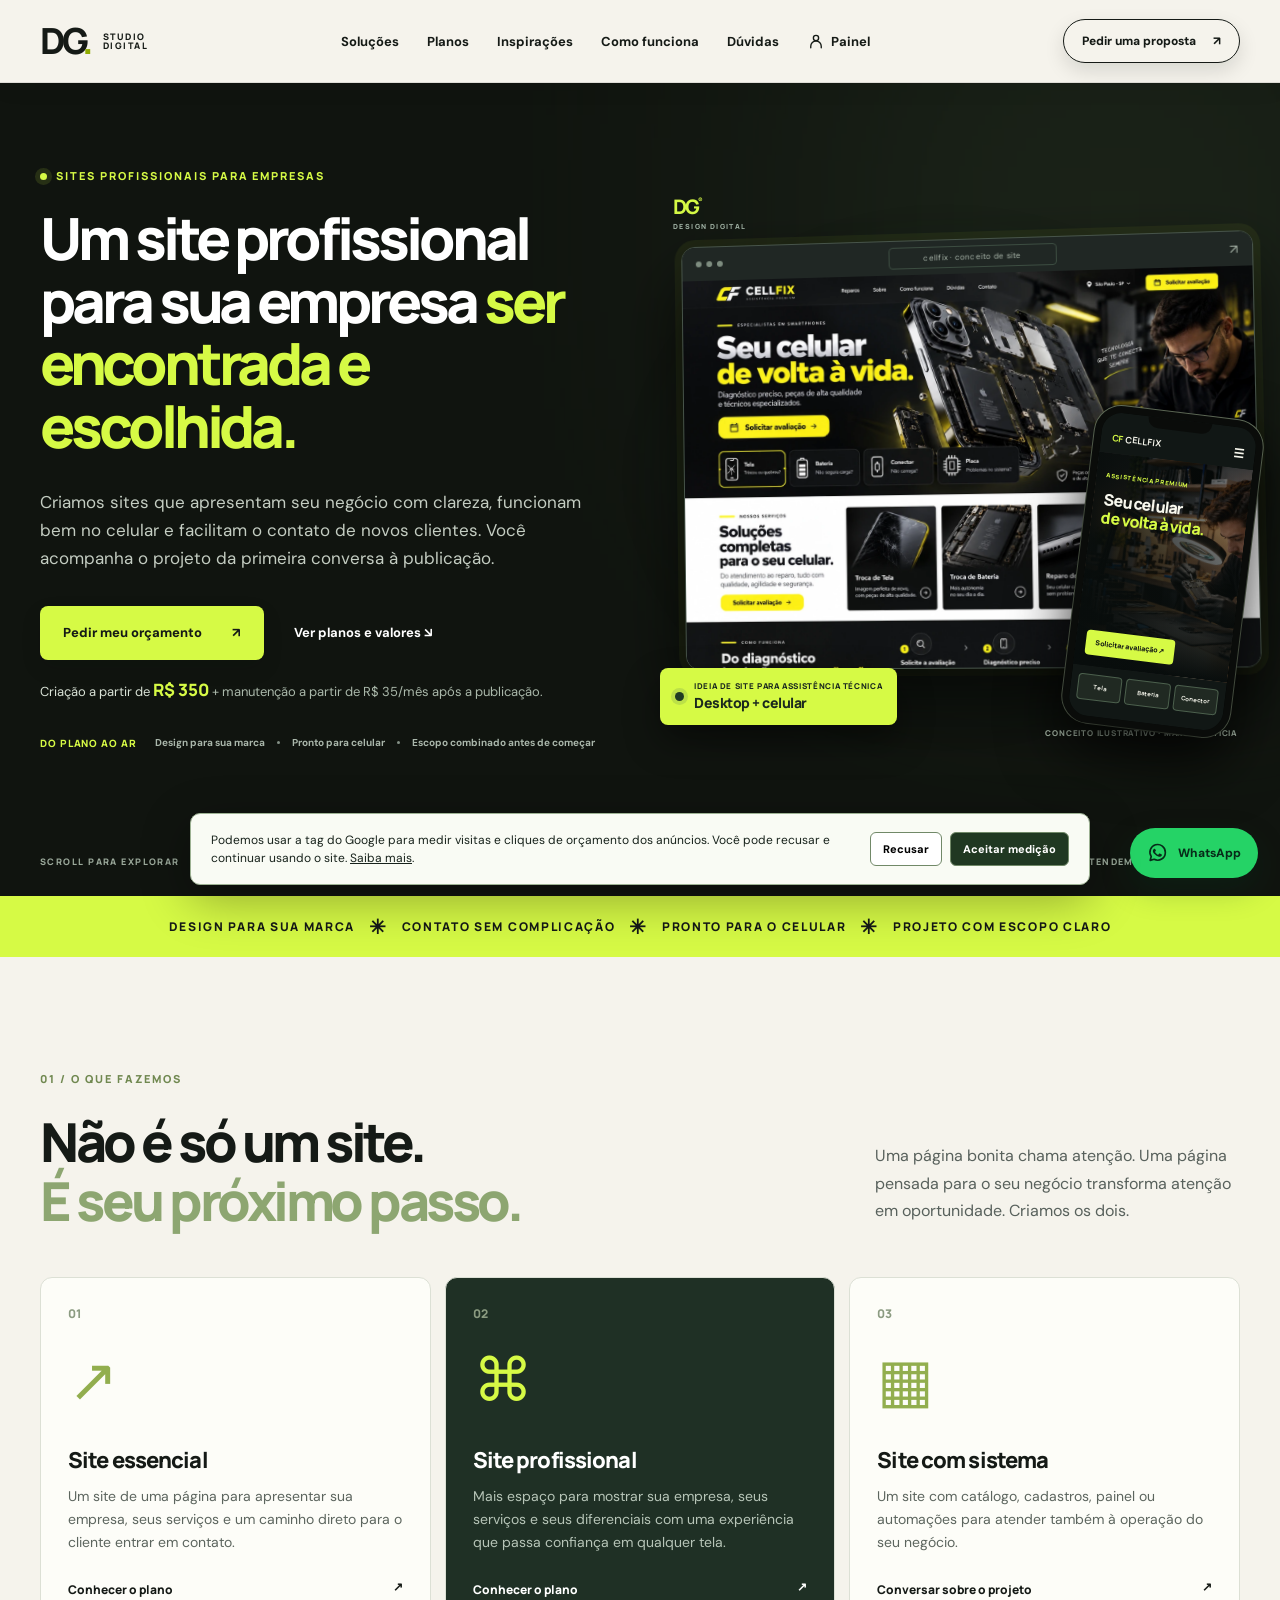
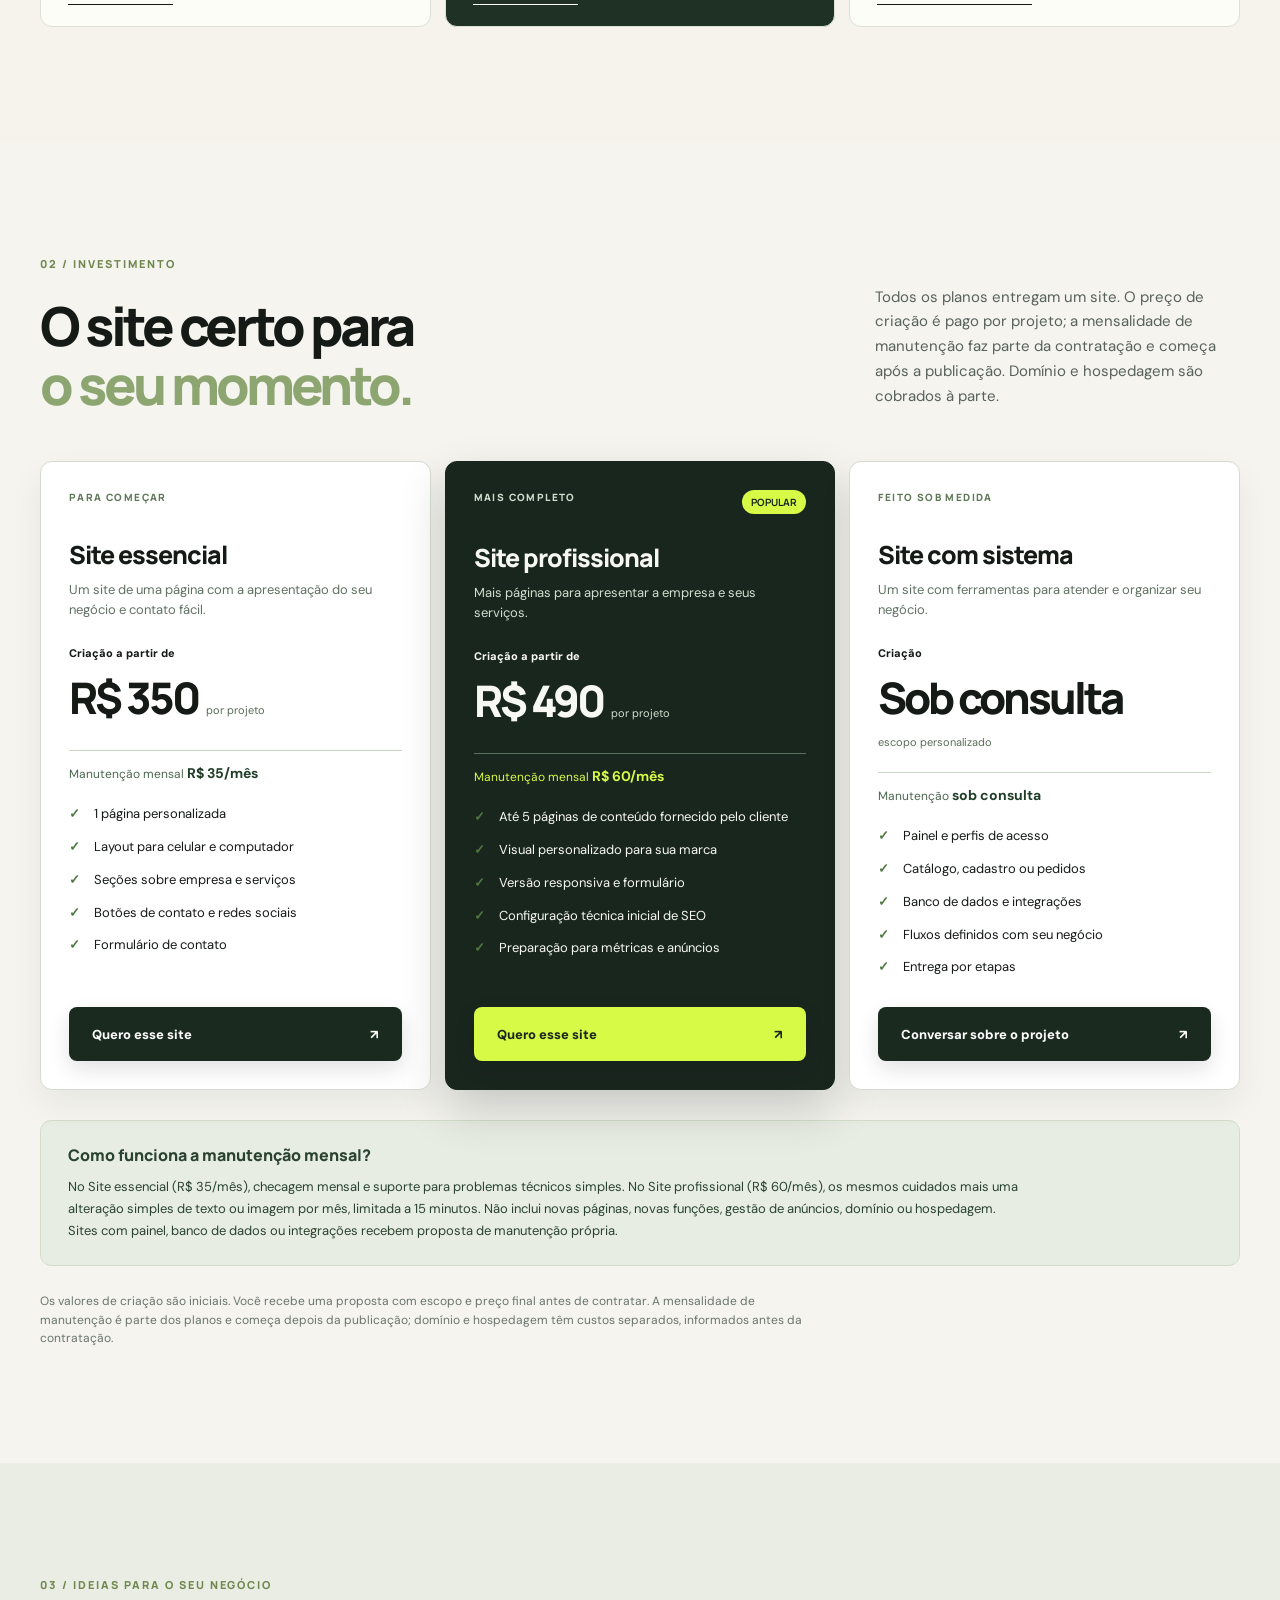
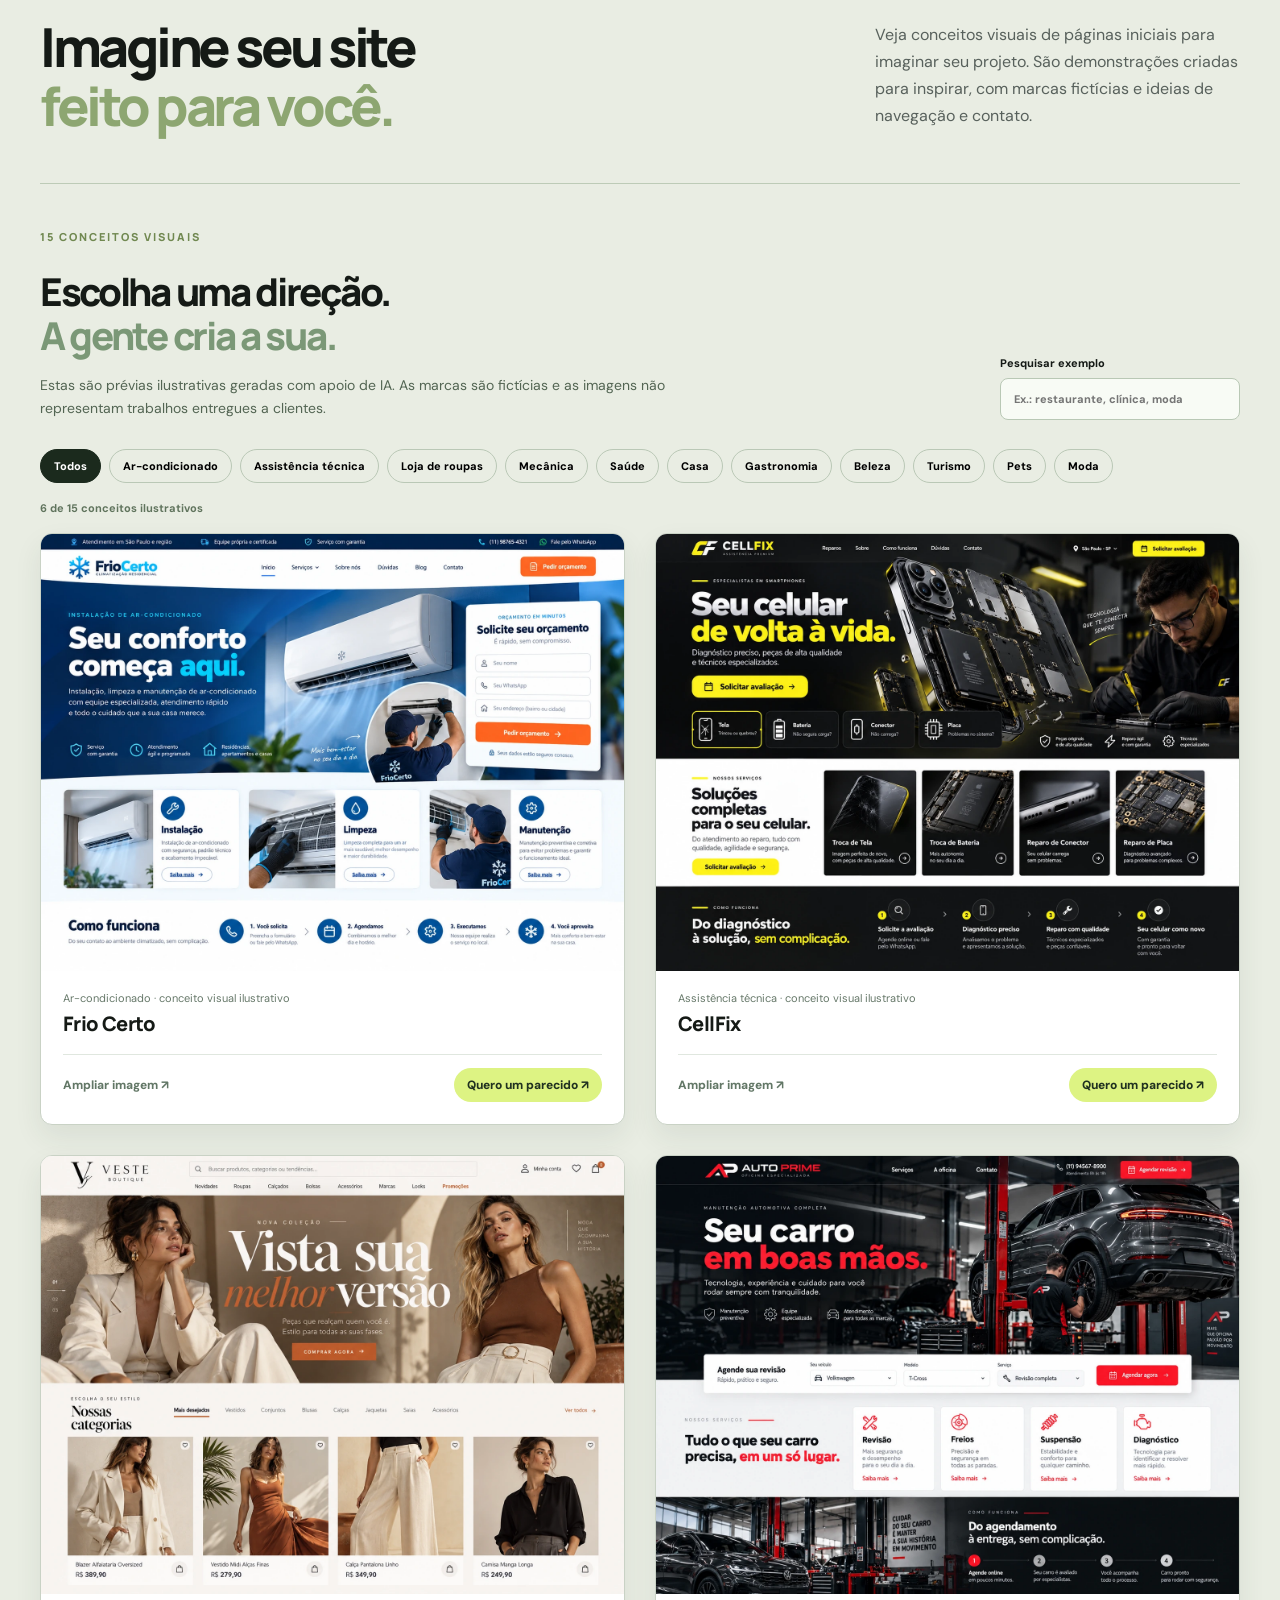
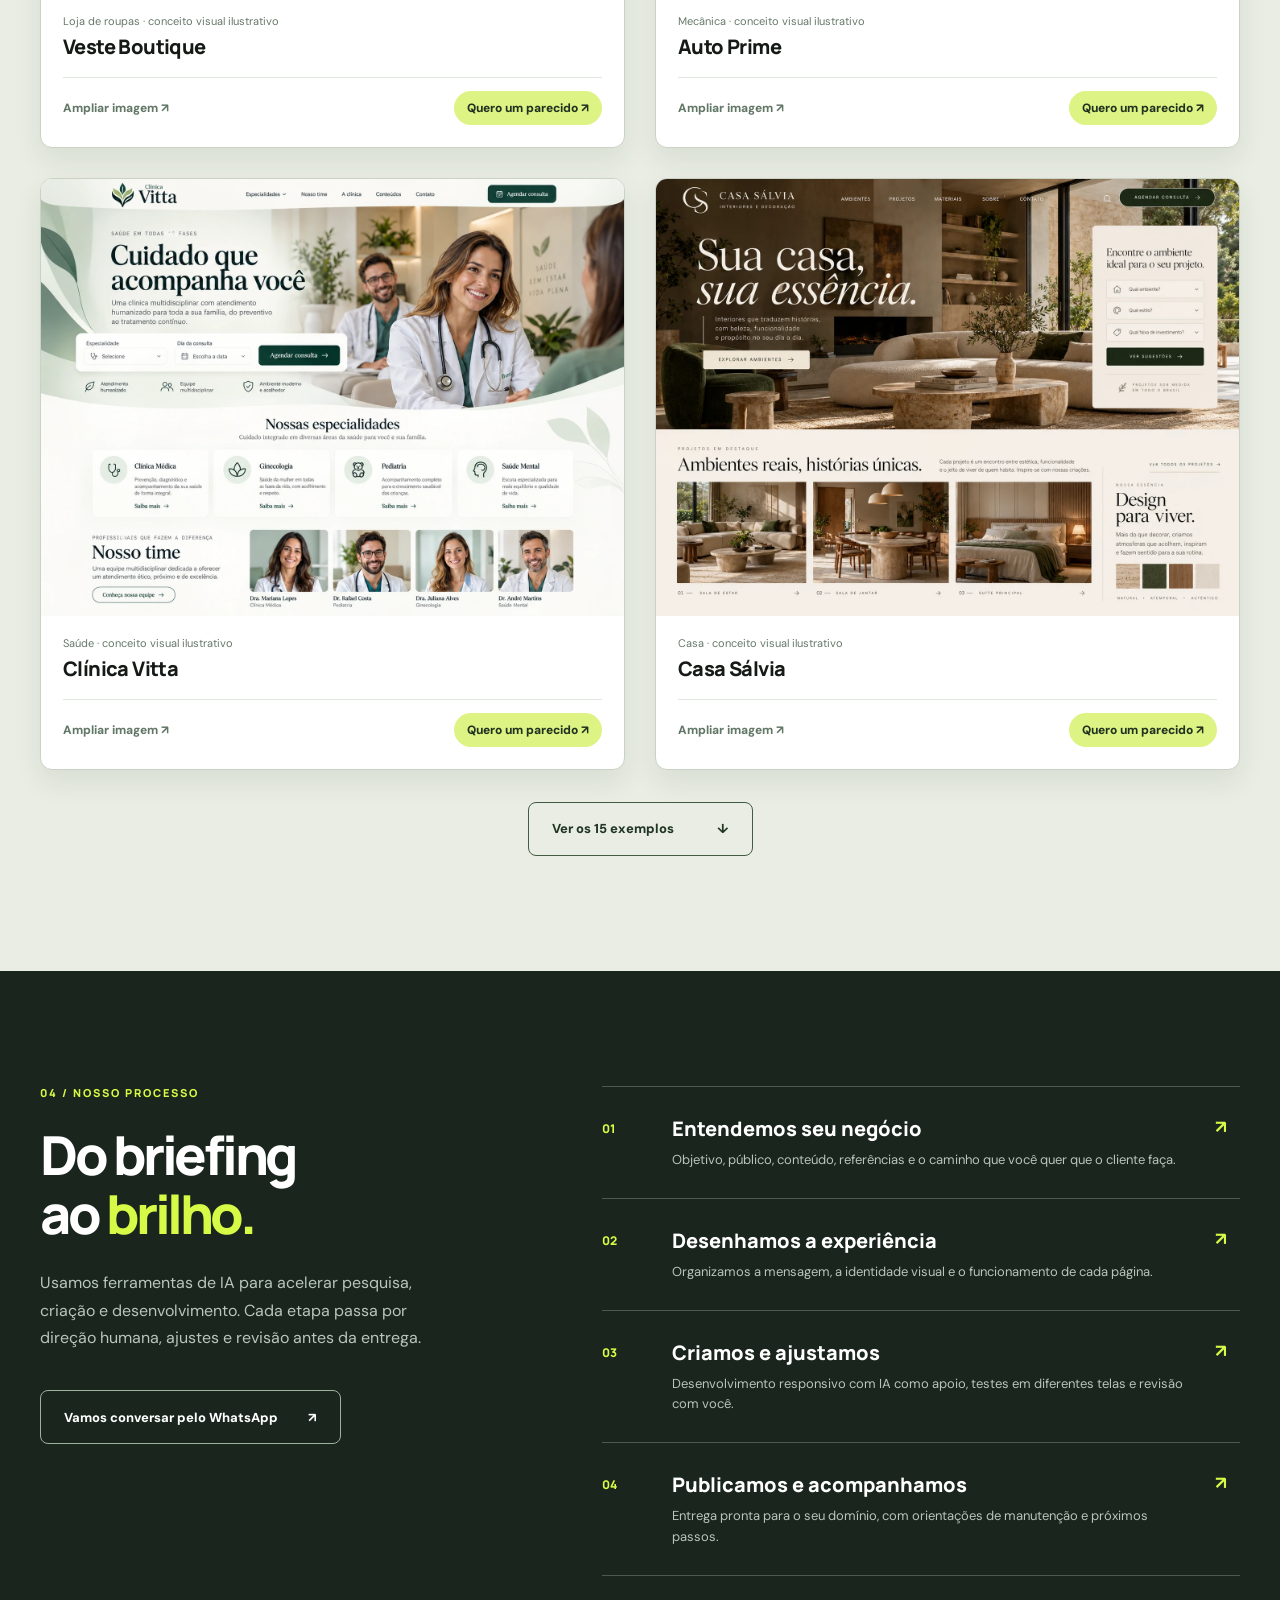
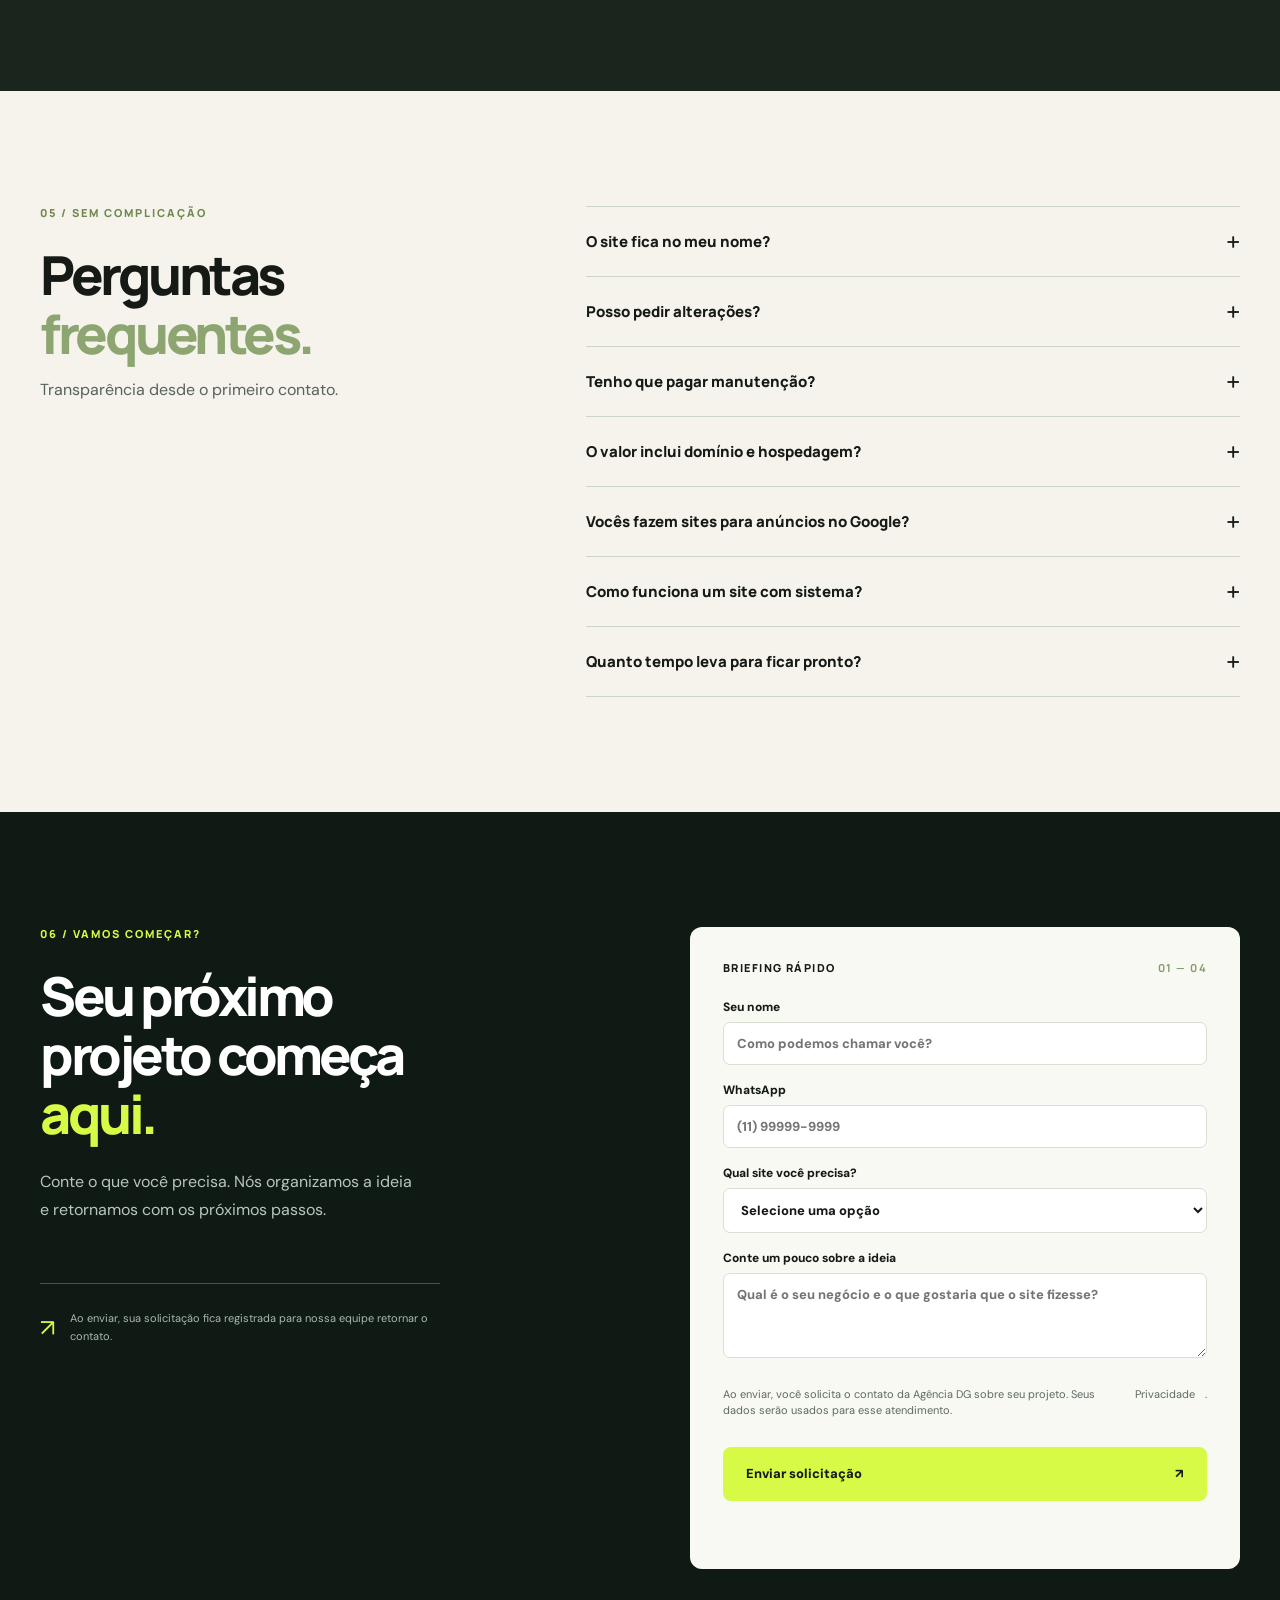
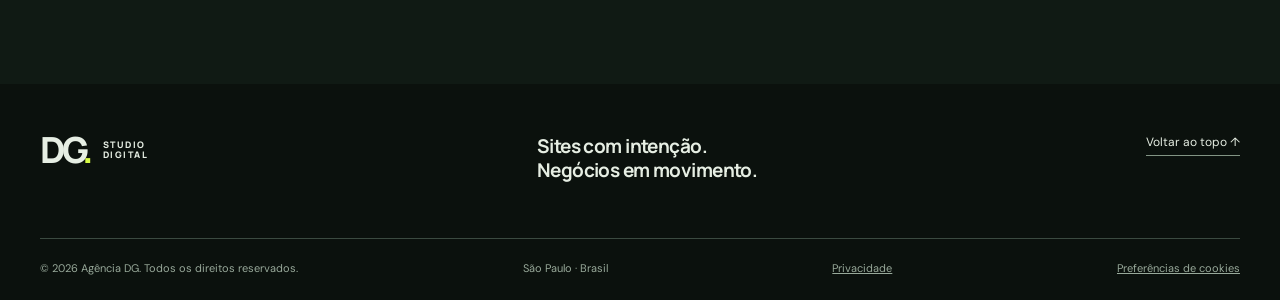
<file: index.html>
<!doctype html>
<html lang="pt-BR">
<head>
  <meta charset="utf-8">
  <meta name="viewport" content="width=device-width, initial-scale=1">
  <meta name="theme-color" content="#10140f">
  <meta name="description" content="Criação de sites para empresas: Site essencial a partir de R$ 350 + R$ 35/mês de manutenção; Site profissional a partir de R$ 490 + R$ 60/mês. Atendimento em todo o Brasil.">
  <meta property="og:type" content="website">
  <meta property="og:locale" content="pt_BR">
  <meta property="og:title" content="Agência DG — Sites que trabalham pelo seu negócio">
  <meta property="og:description" content="Sites para apresentar sua empresa e facilitar novos contatos. Conheça os planos, os valores de criação e a mensalidade de manutenção.">
  <title>Criação de Sites para Empresas | Agência DG</title>
  <link rel="icon" href="favicon.svg" type="image/svg+xml">
  <link rel="preconnect" href="https://fonts.googleapis.com">
  <link rel="preconnect" href="https://fonts.gstatic.com" crossorigin>
  <link href="https://fonts.googleapis.com/css2?family=DM+Sans:wght@400;500;600;700&family=Manrope:wght@400;500;600;700;800&display=swap" rel="stylesheet">
  <link rel="stylesheet" href="style.css?v=15">
  <script src="config.js?v=6" defer></script>
  <script src="tracking.js?v=3" defer></script>
  <script src="app.js?v=16" defer></script>
</head>
<body>
  <a class="skip" href="#conteudo">Pular para o conteúdo</a>
  <header class="site-header" id="topo">
    <div class="container header-inner">
      <a class="brand" href="#topo" aria-label="Agência DG — início"><span class="brand-mark">DG<span class="brand-dot">.</span></span><span class="brand-caption">STUDIO<br>DIGITAL</span></a>
      <button class="menu-toggle" aria-label="Abrir menu" aria-controls="site-nav" aria-expanded="false"><span></span><span></span><span></span></button>
      <nav class="site-nav" id="site-nav" aria-label="Navegação principal">
        <a href="#solucoes">Soluções</a><a href="#planos">Planos</a><a href="#projetos">Inspirações</a><a href="#processo">Como funciona</a><a href="#duvidas">Dúvidas</a><a href="admin.html" class="login-link" aria-label="Entrar no painel"><svg viewBox="0 0 24 24" width="18" height="18" fill="none" aria-hidden="true"><circle cx="12" cy="8" r="3.5" stroke="currentColor" stroke-width="1.8"/><path d="M5 21v-2a7 7 0 0 1 14 0v2" stroke="currentColor" stroke-width="1.8" stroke-linecap="round"/></svg><span>Painel</span></a>
      </nav>
      <a class="header-cta" href="#orcamento">Pedir uma proposta <span aria-hidden="true">↗</span></a>
    </div>
  </header>

  <main id="conteudo">
    <section class="hero">
      <div class="container hero-grid">
        <div class="hero-copy">
          <p class="eyebrow"><span class="pulse"></span> SITES PROFISSIONAIS PARA EMPRESAS</p>
          <h1>Um site profissional para sua empresa <em>ser encontrada e escolhida.</em></h1>
          <p class="hero-description">Criamos sites que apresentam seu negócio com clareza, funcionam bem no celular e facilitam o contato de novos clientes. Você acompanha o projeto da primeira conversa à publicação.</p>
          <div class="hero-actions"><a class="button button-yellow" href="#orcamento">Pedir meu orçamento <span aria-hidden="true">↗</span></a><a class="text-link" href="#planos">Ver planos e valores <span aria-hidden="true">↘</span></a></div>
          <p class="hero-starting">Criação a partir de <strong>R$ 350</strong> <span>+ manutenção a partir de R$ 35/mês após a publicação.</span></p>
          <div class="hero-proof"><span class="proof-stamp">DO PLANO AO AR</span><span>Design para sua marca</span><i></i><span>Pronto para celular</span><i></i><span>Escopo combinado antes de começar</span></div>
        </div>
        <div class="hero-stage hero-portfolio" role="img" aria-label="Conceito ilustrativo de site fictício CellFix apresentado no computador e no celular">
          <div class="portfolio-aura"></div>
          <div class="portfolio-number" aria-hidden="true">DG<span>®</span><small>DESIGN DIGITAL</small></div>
          <div class="portfolio-desktop">
            <div class="portfolio-browser-bar"><span class="portfolio-browser-dots"><i></i><i></i><i></i></span><span class="portfolio-browser-url">cellfix · conceito de site</span><span class="portfolio-browser-menu">↗</span></div>
            <img class="portfolio-site-preview" src="assets/sites/cellfix.webp" alt="" width="1448" height="1086" loading="eager" fetchpriority="high">
          </div>
          <div class="portfolio-mobile"><div class="portfolio-mobile-notch"></div><div class="portfolio-mobile-screen"><div class="portfolio-mobile-nav"><strong><span>CF</span> CELLFIX</strong><span>☰</span></div><div class="portfolio-mobile-photo"><img src="assets/repair.webp" alt="" width="1584" height="1056" loading="eager"><span>ASSISTÊNCIA PREMIUM</span><strong>Seu celular<br><em>de volta à vida.</em></strong><b>Solicitar avaliação ↗</b></div><div class="portfolio-mobile-services"><span>Tela</span><span>Bateria</span><span>Conector</span></div></div></div>
          <div class="portfolio-label"><span class="portfolio-label-dot"></span><div>IDEIA DE SITE PARA ASSISTÊNCIA TÉCNICA<strong>Desktop + celular</strong></div></div>
          <span class="portfolio-caption">CONCEITO ILUSTRATIVO · MARCA FICTÍCIA</span>
        </div>
      </div>
      <div class="hero-bottom container"><span>SCROLL PARA EXPLORAR</span><span aria-hidden="true">↓</span><span>SÃO PAULO · ATENDEMOS TODO O BRASIL</span></div>
    </section>

    <section class="ticker" aria-label="Diferenciais"><div class="ticker-track"><span>DESIGN PARA SUA MARCA</span><b>✳</b><span>CONTATO SEM COMPLICAÇÃO</span><b>✳</b><span>PRONTO PARA O CELULAR</span><b>✳</b><span>PROJETO COM ESCOPO CLARO</span></div></section>

    <section class="section intro" id="solucoes"><div class="container">
      <div class="section-heading split"><div><p class="section-label">01 / O QUE FAZEMOS</p><h2>Não é só um site.<br><span>É seu próximo passo.</span></h2></div><p>Uma página bonita chama atenção. Uma página pensada para o seu negócio transforma atenção em oportunidade. Criamos os dois.</p></div>
      <div class="service-grid">
        <article class="service-card"><span class="service-number">01</span><div class="service-glyph">↗</div><div><h3>Site essencial</h3><p>Um site de uma página para apresentar sua empresa, seus serviços e um caminho direto para o cliente entrar em contato.</p><a href="#planos">Conhecer o plano <span aria-hidden="true">↗</span></a></div></article>
        <article class="service-card dark"><span class="service-number">02</span><div class="service-glyph">⌘</div><div><h3>Site profissional</h3><p>Mais espaço para mostrar sua empresa, seus serviços e seus diferenciais com uma experiência que passa confiança em qualquer tela.</p><a href="#planos">Conhecer o plano <span aria-hidden="true">↗</span></a></div></article>
        <article class="service-card"><span class="service-number">03</span><div class="service-glyph">▦</div><div><h3>Site com sistema</h3><p>Um site com catálogo, cadastros, painel ou automações para atender também à operação do seu negócio.</p><a href="#orcamento">Conversar sobre o projeto <span aria-hidden="true">↗</span></a></div></article>
      </div>
    </div></section>

    <section class="section pricing" id="planos"><div class="container">
      <div class="section-heading pricing-heading"><div><p class="section-label">02 / INVESTIMENTO</p><h2>O site certo para<br><span>o seu momento.</span></h2></div><p>Todos os planos entregam um site. O preço de criação é pago por projeto; a mensalidade de manutenção faz parte da contratação e começa após a publicação. Domínio e hospedagem são cobrados à parte.</p></div>
      <div class="plan-grid"><article class="plan"><span class="plan-tag">PARA COMEÇAR</span><h3>Site essencial</h3><p>Um site de uma página com a apresentação do seu negócio e contato fácil.</p><div class="price"><small>Criação a partir de</small><strong data-price="landing">R$ 350</strong><span>por projeto</span></div><p class="maintenance-price">Manutenção mensal <strong>R$ 35/mês</strong></p><ul><li>1 página personalizada</li><li>Layout para celular e computador</li><li>Seções sobre empresa e serviços</li><li>Botões de contato e redes sociais</li><li>Formulário de contato</li></ul><a class="button button-plan" href="#orcamento" data-plan="Landing page" data-plan-label="Site essencial">Quero esse site <span>↗</span></a></article>
      <article class="plan featured"><span class="plan-tag">MAIS COMPLETO <b>POPULAR</b></span><h3>Site profissional</h3><p>Mais páginas para apresentar a empresa e seus serviços.</p><div class="price"><small>Criação a partir de</small><strong data-price="site">R$ 490</strong><span>por projeto</span></div><p class="maintenance-price">Manutenção mensal <strong>R$ 60/mês</strong></p><ul><li>Até 5 páginas de conteúdo fornecido pelo cliente</li><li>Visual personalizado para sua marca</li><li>Versão responsiva e formulário</li><li>Configuração técnica inicial de SEO</li><li>Preparação para métricas e anúncios</li></ul><a class="button button-plan" href="#orcamento" data-plan="Site profissional" data-plan-label="Site profissional">Quero esse site <span>↗</span></a></article>
      <article class="plan"><span class="plan-tag">FEITO SOB MEDIDA</span><h3>Site com sistema</h3><p>Um site com ferramentas para atender e organizar seu negócio.</p><div class="price custom"><small>Criação</small><strong>Sob consulta</strong><span>escopo personalizado</span></div><p class="maintenance-price">Manutenção <strong>sob consulta</strong></p><ul><li>Painel e perfis de acesso</li><li>Catálogo, cadastro ou pedidos</li><li>Banco de dados e integrações</li><li>Fluxos definidos com seu negócio</li><li>Entrega por etapas</li></ul><a class="button button-plan" href="#orcamento" data-plan="Sistema digital" data-plan-label="Site com sistema">Conversar sobre o projeto <span>↗</span></a></article></div>
      <div class="maintenance-note"><strong>Como funciona a manutenção mensal?</strong><p>No Site essencial (R$ 35/mês), checagem mensal e suporte para problemas técnicos simples. No Site profissional (R$ 60/mês), os mesmos cuidados mais uma alteração simples de texto ou imagem por mês, limitada a 15 minutos. Não inclui novas páginas, novas funções, gestão de anúncios, domínio ou hospedagem. Sites com painel, banco de dados ou integrações recebem proposta de manutenção própria.</p></div>
      <p class="pricing-footnote">Os valores de criação são iniciais. Você recebe uma proposta com escopo e preço final antes de contratar. A mensalidade de manutenção é parte dos planos e começa depois da publicação; domínio e hospedagem têm custos separados, informados antes da contratação.</p>
    </div></section>


    <section class="section projects" id="projetos"><div class="container">
      <div class="section-heading projects-heading"><div><p class="section-label">03 / IDEIAS PARA O SEU NEGÓCIO</p><h2>Imagine seu site<br><span>feito para você.</span></h2></div><p>Veja conceitos visuais de páginas iniciais para imaginar seu projeto. São demonstrações criadas para inspirar, com marcas fictícias e ideias de navegação e contato.</p></div>
      <div class="models-heading"><div><p class="section-label">15 CONCEITOS VISUAIS</p><h3>Escolha uma direção.<br><span>A gente cria a sua.</span></h3><p>Estas são prévias ilustrativas geradas com apoio de IA. As marcas são fictícias e as imagens não representam trabalhos entregues a clientes.</p></div><label class="model-search">Pesquisar exemplo<input id="model-search" type="search" placeholder="Ex.: restaurante, clínica, moda"></label></div>
      <div class="model-filters" id="model-filters" role="group" aria-label="Filtrar conceitos visuais"></div>
      <p class="model-count" id="model-count" aria-live="polite"></p>
      <div class="model-grid" id="model-grid">
        <article class="model-card"><a class="model-shot-link" href="assets/sites/frio-certo.webp" target="_blank" rel="noopener noreferrer" aria-label="Ampliar imagem do conceito Frio Certo"><img src="assets/sites/frio-certo.webp" alt="Prévia ilustrativa da página inicial Frio Certo" loading="lazy" width="1448" height="1086"></a><div class="model-info"><span>Ar-condicionado · conceito visual ilustrativo</span><strong>Frio Certo</strong><div class="model-actions"><a href="assets/sites/frio-certo.webp" target="_blank" rel="noopener noreferrer">Ampliar imagem ↗</a><a href="#orcamento">Pedir um site parecido ↗</a></div></div></article>
        <article class="model-card"><a class="model-shot-link" href="assets/sites/cellfix.webp" target="_blank" rel="noopener noreferrer" aria-label="Ampliar imagem do conceito CellFix"><img src="assets/sites/cellfix.webp" alt="Prévia ilustrativa da página inicial CellFix" loading="lazy" width="1448" height="1086"></a><div class="model-info"><span>Assistência técnica · conceito visual ilustrativo</span><strong>CellFix</strong><div class="model-actions"><a href="assets/sites/cellfix.webp" target="_blank" rel="noopener noreferrer">Ampliar imagem ↗</a><a href="#orcamento">Pedir um site parecido ↗</a></div></div></article>
        <article class="model-card"><a class="model-shot-link" href="assets/sites/veste-boutique.webp" target="_blank" rel="noopener noreferrer" aria-label="Ampliar imagem do conceito Veste Boutique"><img src="assets/sites/veste-boutique.webp" alt="Prévia ilustrativa da página inicial Veste Boutique" loading="lazy" width="1448" height="1086"></a><div class="model-info"><span>Loja de roupas · conceito visual ilustrativo</span><strong>Veste Boutique</strong><div class="model-actions"><a href="assets/sites/veste-boutique.webp" target="_blank" rel="noopener noreferrer">Ampliar imagem ↗</a><a href="#orcamento">Pedir um site parecido ↗</a></div></div></article>
        <article class="model-card"><a class="model-shot-link" href="assets/sites/auto-prime.webp" target="_blank" rel="noopener noreferrer" aria-label="Ampliar imagem do conceito Auto Prime"><img src="assets/sites/auto-prime.webp" alt="Prévia ilustrativa da página inicial Auto Prime" loading="lazy" width="1448" height="1086"></a><div class="model-info"><span>Mecânica · conceito visual ilustrativo</span><strong>Auto Prime</strong><div class="model-actions"><a href="assets/sites/auto-prime.webp" target="_blank" rel="noopener noreferrer">Ampliar imagem ↗</a><a href="#orcamento">Pedir um site parecido ↗</a></div></div></article>
        <article class="model-card"><a class="model-shot-link" href="assets/sites/clinica-vitta.webp" target="_blank" rel="noopener noreferrer" aria-label="Ampliar imagem do conceito Clínica Vitta"><img src="assets/sites/clinica-vitta.webp" alt="Prévia ilustrativa da página inicial Clínica Vitta" loading="lazy" width="1448" height="1086"></a><div class="model-info"><span>Saúde · conceito visual ilustrativo</span><strong>Clínica Vitta</strong><div class="model-actions"><a href="assets/sites/clinica-vitta.webp" target="_blank" rel="noopener noreferrer">Ampliar imagem ↗</a><a href="#orcamento">Pedir um site parecido ↗</a></div></div></article>
        <article class="model-card"><a class="model-shot-link" href="assets/sites/casa-salvia.webp" target="_blank" rel="noopener noreferrer" aria-label="Ampliar imagem do conceito Casa Sálvia"><img src="assets/sites/casa-salvia.webp" alt="Prévia ilustrativa da página inicial Casa Sálvia" loading="lazy" width="1448" height="1086"></a><div class="model-info"><span>Casa · conceito visual ilustrativo</span><strong>Casa Sálvia</strong><div class="model-actions"><a href="assets/sites/casa-salvia.webp" target="_blank" rel="noopener noreferrer">Ampliar imagem ↗</a><a href="#orcamento">Pedir um site parecido ↗</a></div></div></article>
        <article class="model-card"><a class="model-shot-link" href="assets/sites/brasa-sal.webp" target="_blank" rel="noopener noreferrer" aria-label="Ampliar imagem do conceito Brasa &amp; Sal"><img src="assets/sites/brasa-sal.webp" alt="Prévia ilustrativa da página inicial Brasa &amp; Sal" loading="lazy" width="1448" height="1086"></a><div class="model-info"><span>Gastronomia · conceito visual ilustrativo</span><strong>Brasa &amp; Sal</strong><div class="model-actions"><a href="assets/sites/brasa-sal.webp" target="_blank" rel="noopener noreferrer">Ampliar imagem ↗</a><a href="#orcamento">Pedir um site parecido ↗</a></div></div></article>
        <article class="model-card"><a class="model-shot-link" href="assets/sites/flor-abril.webp" target="_blank" rel="noopener noreferrer" aria-label="Ampliar imagem do conceito Flor de Abril"><img src="assets/sites/flor-abril.webp" alt="Prévia ilustrativa da página inicial Flor de Abril" loading="lazy" width="1448" height="1086"></a><div class="model-info"><span>Beleza · conceito visual ilustrativo</span><strong>Flor de Abril</strong><div class="model-actions"><a href="assets/sites/flor-abril.webp" target="_blank" rel="noopener noreferrer">Ampliar imagem ↗</a><a href="#orcamento">Pedir um site parecido ↗</a></div></div></article>
        <article class="model-card"><a class="model-shot-link" href="assets/sites/rota-livre.webp" target="_blank" rel="noopener noreferrer" aria-label="Ampliar imagem do conceito Rota Livre"><img src="assets/sites/rota-livre.webp" alt="Prévia ilustrativa da página inicial Rota Livre" loading="lazy" width="1448" height="1086"></a><div class="model-info"><span>Turismo · conceito visual ilustrativo</span><strong>Rota Livre</strong><div class="model-actions"><a href="assets/sites/rota-livre.webp" target="_blank" rel="noopener noreferrer">Ampliar imagem ↗</a><a href="#orcamento">Pedir um site parecido ↗</a></div></div></article>
        <article class="model-card"><a class="model-shot-link" href="assets/sites/pet-co.webp" target="_blank" rel="noopener noreferrer" aria-label="Ampliar imagem do conceito Pet&amp;Co"><img src="assets/sites/pet-co.webp" alt="Prévia ilustrativa da página inicial Pet&amp;Co" loading="lazy" width="1448" height="1086"></a><div class="model-info"><span>Pets · conceito visual ilustrativo</span><strong>Pet&amp;Co</strong><div class="model-actions"><a href="assets/sites/pet-co.webp" target="_blank" rel="noopener noreferrer">Ampliar imagem ↗</a><a href="#orcamento">Pedir um site parecido ↗</a></div></div></article>
        <article class="model-card"><a class="model-shot-link" href="assets/sites/tempo-cafe.webp" target="_blank" rel="noopener noreferrer" aria-label="Ampliar imagem do conceito Tempo Café"><img src="assets/sites/tempo-cafe.webp" alt="Prévia ilustrativa da página inicial Tempo Café" loading="lazy" width="1448" height="1086"></a><div class="model-info"><span>Gastronomia · conceito visual ilustrativo</span><strong>Tempo Café</strong><div class="model-actions"><a href="assets/sites/tempo-cafe.webp" target="_blank" rel="noopener noreferrer">Ampliar imagem ↗</a><a href="#orcamento">Pedir um site parecido ↗</a></div></div></article>
        <article class="model-card"><a class="model-shot-link" href="assets/sites/nuance-joias.webp" target="_blank" rel="noopener noreferrer" aria-label="Ampliar imagem do conceito Nuance Joias"><img src="assets/sites/nuance-joias.webp" alt="Prévia ilustrativa da página inicial Nuance Joias" loading="lazy" width="1448" height="1086"></a><div class="model-info"><span>Moda · conceito visual ilustrativo</span><strong>Nuance Joias</strong><div class="model-actions"><a href="assets/sites/nuance-joias.webp" target="_blank" rel="noopener noreferrer">Ampliar imagem ↗</a><a href="#orcamento">Pedir um site parecido ↗</a></div></div></article>
        <article class="model-card"><a class="model-shot-link" href="assets/sites/orla-hotel.webp" target="_blank" rel="noopener noreferrer" aria-label="Ampliar imagem do conceito Orla Hotel"><img src="assets/sites/orla-hotel.webp" alt="Prévia ilustrativa da página inicial Orla Hotel" loading="lazy" width="1448" height="1086"></a><div class="model-info"><span>Turismo · conceito visual ilustrativo</span><strong>Orla Hotel</strong><div class="model-actions"><a href="assets/sites/orla-hotel.webp" target="_blank" rel="noopener noreferrer">Ampliar imagem ↗</a><a href="#orcamento">Pedir um site parecido ↗</a></div></div></article>
        <article class="model-card"><a class="model-shot-link" href="assets/sites/lume-arquitetura.webp" target="_blank" rel="noopener noreferrer" aria-label="Ampliar imagem do conceito Lume Arquitetura"><img src="assets/sites/lume-arquitetura.webp" alt="Prévia ilustrativa da página inicial Lume Arquitetura" loading="lazy" width="1448" height="1086"></a><div class="model-info"><span>Casa · conceito visual ilustrativo</span><strong>Lume Arquitetura</strong><div class="model-actions"><a href="assets/sites/lume-arquitetura.webp" target="_blank" rel="noopener noreferrer">Ampliar imagem ↗</a><a href="#orcamento">Pedir um site parecido ↗</a></div></div></article>
        <article class="model-card"><a class="model-shot-link" href="assets/sites/aurea-odonto.webp" target="_blank" rel="noopener noreferrer" aria-label="Ampliar imagem do conceito Auréa Odonto"><img src="assets/sites/aurea-odonto.webp" alt="Prévia ilustrativa da página inicial Auréa Odonto" loading="lazy" width="1448" height="1086"></a><div class="model-info"><span>Saúde · conceito visual ilustrativo</span><strong>Auréa Odonto</strong><div class="model-actions"><a href="assets/sites/aurea-odonto.webp" target="_blank" rel="noopener noreferrer">Ampliar imagem ↗</a><a href="#orcamento">Pedir um site parecido ↗</a></div></div></article>
      </div>
      <div class="gallery-more"><button id="show-all-models" type="button" class="button button-outline-dark" aria-controls="model-grid">Ver os 15 exemplos <span aria-hidden="true">↓</span></button></div>
    </div></section>

    <section class="section process" id="processo"><div class="container process-layout"><div class="process-intro"><p class="section-label">04 / NOSSO PROCESSO</p><h2>Do briefing<br>ao <em>brilho.</em></h2><p>Usamos ferramentas de IA para acelerar pesquisa, criação e desenvolvimento. Cada etapa passa por direção humana, ajustes e revisão antes da entrega.</p><a href="#orcamento" id="process-whatsapp" class="button button-outline">Vamos conversar pelo WhatsApp <span aria-hidden="true">↗</span></a></div><div class="steps"><div class="step"><span>01</span><div><h3>Entendemos seu negócio</h3><p>Objetivo, público, conteúdo, referências e o caminho que você quer que o cliente faça.</p></div><b>↗</b></div><div class="step"><span>02</span><div><h3>Desenhamos a experiência</h3><p>Organizamos a mensagem, a identidade visual e o funcionamento de cada página.</p></div><b>↗</b></div><div class="step"><span>03</span><div><h3>Criamos e ajustamos</h3><p>Desenvolvimento responsivo com IA como apoio, testes em diferentes telas e revisão com você.</p></div><b>↗</b></div><div class="step"><span>04</span><div><h3>Publicamos e acompanhamos</h3><p>Entrega pronta para o seu domínio, com orientações de manutenção e próximos passos.</p></div><b>↗</b></div></div></div></section>

    <section class="section faq" id="duvidas"><div class="container faq-layout"><div><p class="section-label">05 / SEM COMPLICAÇÃO</p><h2>Perguntas<br><span>frequentes.</span></h2><p>Transparência desde o primeiro contato.</p></div><div class="faq-list"><details><summary>O site fica no meu nome?<span>+</span></summary><p>O domínio pode ser registrado no seu nome. A hospedagem, os acessos e as responsabilidades são combinados na proposta antes do início.</p></details><details><summary>Posso pedir alterações?<span>+</span></summary><p>Sim. Definimos rodadas de ajustes e critérios de aprovação na proposta. Atualizações após a entrega podem ser contratadas conforme a necessidade.</p></details><details><summary>Tenho que pagar manutenção?<span>+</span></summary><p>Sim. A mensalidade começa após a publicação. No Site essencial, custa R$ 35/mês e cobre checagem mensal e suporte técnico básico. No Site profissional, custa R$ 60/mês e inclui também uma pequena alteração mensal de texto ou imagem, limitada a 15 minutos. Novas páginas e funções são orçadas à parte; para sites com sistema, a manutenção é sob consulta.</p></details><details><summary>O valor inclui domínio e hospedagem?<span>+</span></summary><p>Não. Domínio e hospedagem são custos separados do preço de criação e da mensalidade de manutenção. Indicamos a configuração adequada e apresentamos os custos antes da contratação.</p></details><details><summary>Vocês fazem sites para anúncios no Google?<span>+</span></summary><p>Sim. Organizamos as páginas com foco em clareza, velocidade, navegação no celular e medição de contatos. A gestão de campanhas pode ser conversada à parte.</p></details><details><summary>Como funciona um site com sistema?<span>+</span></summary><p>Mapeamos telas, usuários, dados e regras. Depois apresentamos escopo, etapas e orçamento específicos para seu site e sua operação.</p></details><details><summary>Quanto tempo leva para ficar pronto?<span>+</span></summary><p>Depende do tipo de site, do conteúdo e das revisões. O prazo é definido por escrito na proposta de cada projeto.</p></details></div></div></section>

    <section class="section contact" id="orcamento"><div class="container contact-layout"><div class="contact-copy"><p class="section-label">06 / VAMOS COMEÇAR?</p><h2>Seu próximo<br>projeto começa<br><em>aqui.</em></h2><p>Conte o que você precisa. Nós organizamos a ideia e retornamos com os próximos passos.</p><div class="contact-note"><span>↗</span><span>Ao enviar, sua solicitação fica registrada para nossa equipe retornar o contato.</span></div></div><form id="brief-form" class="brief-form"><div style="position:absolute;left:-10000px" aria-hidden="true"><label>Website<input name="website" tabindex="-1" autocomplete="off"></label></div><div class="form-heading"><span>BRIEFING RÁPIDO</span><b>01 — 04</b></div><p id="selected-plan" class="plan-selection" role="status" hidden></p><label>Seu nome <input name="nome" type="text" autocomplete="name" required maxlength="80" placeholder="Como podemos chamar você?"></label><label>WhatsApp <input name="telefone" type="tel" autocomplete="tel" required maxlength="20" placeholder="(11) 99999-9999" inputmode="tel"></label><label>Qual site você precisa? <select name="tipo" required><option value="">Selecione uma opção</option><option value="Landing page">Site essencial</option><option value="Site profissional">Site profissional</option><option value="Sistema digital">Site com sistema</option><option value="Não sei ainda">Não sei ainda</option></select></label><label>Conte um pouco sobre a ideia <textarea name="mensagem" rows="3" maxlength="600" placeholder="Qual é o seu negócio e o que gostaria que o site fizesse?"></textarea></label><p class="consent">Ao enviar, você solicita o contato da Agência DG sobre seu projeto. Seus dados serão usados para esse atendimento. <a href="privacidade.html">Privacidade</a>.</p><button class="button button-yellow" type="submit">Enviar solicitação <span>↗</span></button><p class="form-feedback" role="status" aria-live="polite"></p></form></div></section>
  </main>
  <footer class="site-footer"><div class="container"><div class="footer-top"><a class="brand footer-brand" href="#topo"><span class="brand-mark">DG<span class="brand-dot">.</span></span><span class="brand-caption">STUDIO<br>DIGITAL</span></a><p>Sites com intenção.<br>Negócios em movimento.</p><a href="#topo" class="to-top">Voltar ao topo ↑</a></div><div class="footer-bottom"><span>© <span id="year"></span> Agência DG. Todos os direitos reservados.</span><span>São Paulo · Brasil</span><a href="privacidade.html">Privacidade</a><button class="cookie-settings" type="button">Preferências de cookies</button></div></div></footer>
  <a class="float-contact" id="whatsapp-contact" href="#orcamento" aria-label="Conversar pelo WhatsApp"><svg class="whatsapp-icon" viewBox="0 0 24 24" fill="none" aria-hidden="true"><path d="M20 11.4a8.4 8.4 0 0 1-12.2 7.5L3.5 20l1.1-4.2A8.4 8.4 0 1 1 20 11.4Z" stroke="currentColor" stroke-width="1.8" stroke-linejoin="round"/><path d="M9 7.9c-.3-.5-.6-.5-.9-.5-.3 0-.6.2-.9.5-.4.4-.8 1-.8 1.8 0 .9.5 2 1.8 3.4 1.4 1.5 3 2.5 4.8 3 .6.2 1.4.1 2-.2.6-.3 1.2-1.1 1.2-1.7.1-.5-.1-.6-.5-.8l-1.8-.8c-.4-.2-.6-.1-.8.2l-.6.8c-.2.3-.4.3-.7.2-1-.4-2.6-1.8-3-2.8-.1-.3 0-.5.2-.7l.5-.6c.2-.2.3-.4.1-.8L9 7.9Z" fill="currentColor"/></svg><span>WhatsApp</span></a>
  <aside class="cookie-banner" id="cookie-banner" aria-label="Preferências de medição" hidden><p>Podemos usar a tag do Google para medir visitas e cliques de orçamento dos anúncios. Você pode recusar e continuar usando o site. <a href="privacidade.html">Saiba mais</a>.</p><div><button type="button" data-consent="denied">Recusar</button><button type="button" data-consent="granted">Aceitar medição</button></div></aside>
</body>
</html>
</file>
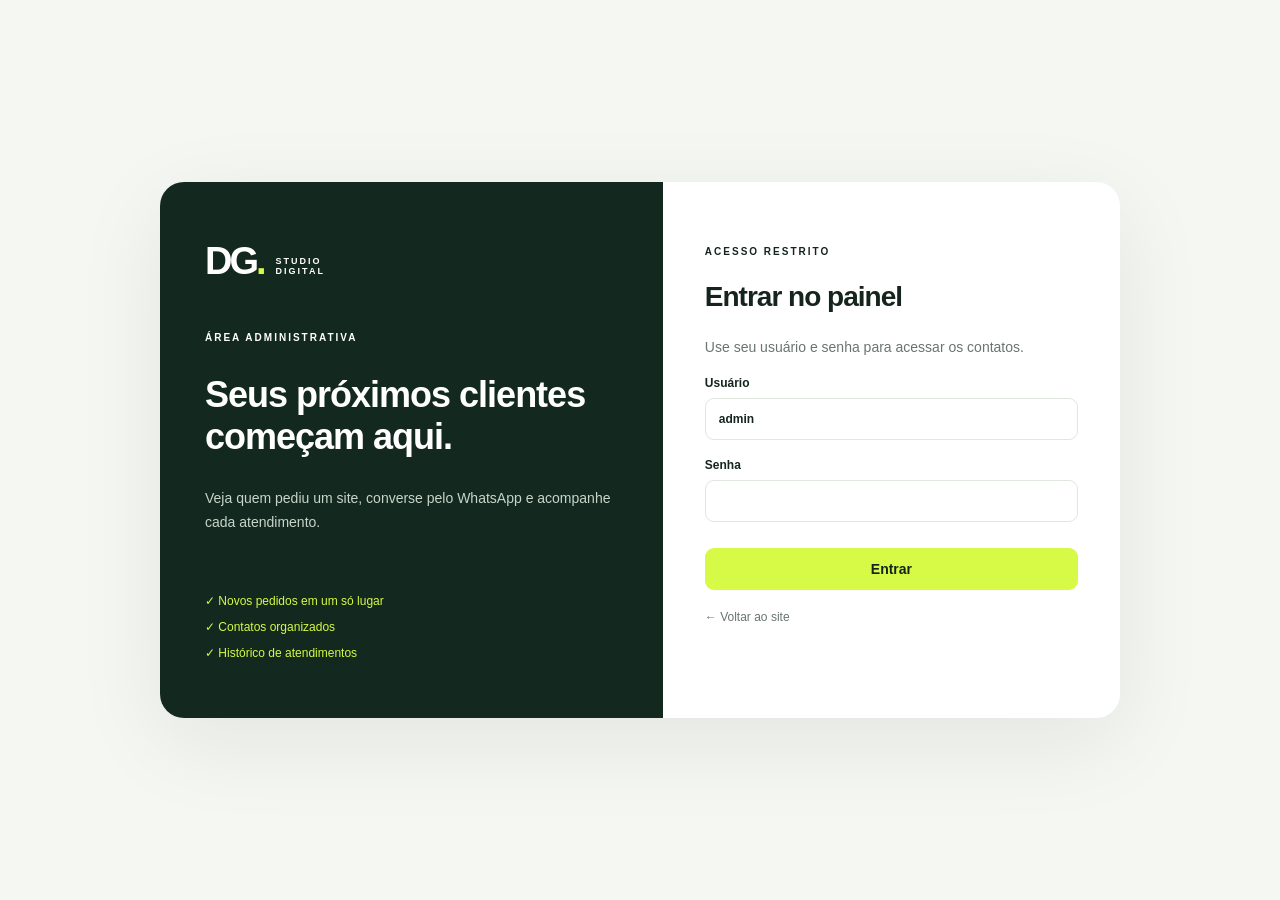
<file: admin.html>
<!doctype html><html lang="pt-BR"><head><meta charset="utf-8"><meta name="viewport" content="width=device-width,initial-scale=1"><meta name="robots" content="noindex,nofollow"><title>Painel Agência DG</title><link rel="stylesheet" href="admin.css?v=1"><link rel="icon" href="favicon.svg"></head><body>
<section id="login" class="login"><div class="login-shell"><div class="brand-panel"><div class="brand">DG<span>.</span><small>STUDIO<br>DIGITAL</small></div><div><span class="eyebrow">Área administrativa</span><h1>Seus próximos clientes começam aqui.</h1><p>Veja quem pediu um site, converse pelo WhatsApp e acompanhe cada atendimento.</p></div><div class="points"><span>✓ Novos pedidos em um só lugar</span><span>✓ Contatos organizados</span><span>✓ Histórico de atendimentos</span></div></div><form id="loginForm" class="login-card"><span class="eyebrow">Acesso restrito</span><h2>Entrar no painel</h2><p>Use seu usuário e senha para acessar os contatos.</p><label>Usuário<input name="usuario" autocomplete="username" value="admin" required maxlength="80"></label><label>Senha<input name="senha" type="password" autocomplete="current-password" required maxlength="128"></label><button class="btn" type="submit">Entrar</button><a class="back-link" href="index.html">← Voltar ao site</a><small id="loginMsg" class="feedback" role="status" aria-live="polite"></small></form></div></section>
<div id="app" class="app" hidden><aside class="sidebar"><div class="brand">DG<span>.</span><small>STUDIO<br>DIGITAL</small></div><nav><button class="tab active" data-tab="waiting">◎ Aguardando contato <b id="waitingBadge">0</b></button><button class="tab" data-tab="done">✓ Atendidos <b id="doneBadge">0</b></button><button class="tab" data-tab="security">⌁ Segurança</button></nav><a class="sidebar-site" href="index.html">Ver site ↗</a><button id="logout" class="btn logout">Sair do painel</button></aside><main><header class="topbar"><div><strong>Painel Agência DG</strong><small>Administrador · Contatos do site</small></div><span class="eyebrow">CLIENTES</span></header><div class="content"><section id="contactsView"><div class="heading"><div><span class="eyebrow">Atendimento</span><h1 id="viewTitle">Aguardando contato</h1><p id="viewDescription">Pessoas que enviaram uma solicitação pelo site.</p></div><button id="refresh" class="btn secondary">Atualizar</button></div><div class="summary"><div><small>Contatos carregados</small><strong id="total">0</strong></div><div><small>Aguardando</small><strong id="waiting">0</strong></div><div><small>Atendidos</small><strong id="done">0</strong></div></div><div class="tools"><input id="search" type="search" placeholder="Buscar por nome, telefone ou tipo de site" aria-label="Buscar contatos"><span id="sync" class="sync"></span></div><p id="panelMsg" class="page-error" role="status" aria-live="polite"></p><div id="list" class="list"></div><button id="more" class="btn secondary more" hidden>Carregar mais contatos</button></section><section id="securityView" hidden><div class="heading"><div><span class="eyebrow">Acesso</span><h1>Segurança</h1><p>Altere a senha usada para entrar neste painel.</p></div></div><form id="passwordForm" class="security"><label>Senha atual<input name="atual" type="password" autocomplete="current-password" required maxlength="128"></label><label>Nova senha<input name="nova" type="password" autocomplete="new-password" required minlength="12" maxlength="128"></label><label>Confirmar nova senha<input name="confirmar" type="password" autocomplete="new-password" required minlength="12" maxlength="128"></label><p class="info">Use pelo menos 12 caracteres. Ao salvar, será necessário entrar novamente.</p><button class="btn" type="submit">Salvar nova senha</button><p id="passwordMsg" class="feedback" role="status"></p></form></section></div></main></div>
<script src="admin.js?v=3" defer></script></body></html>
</file>
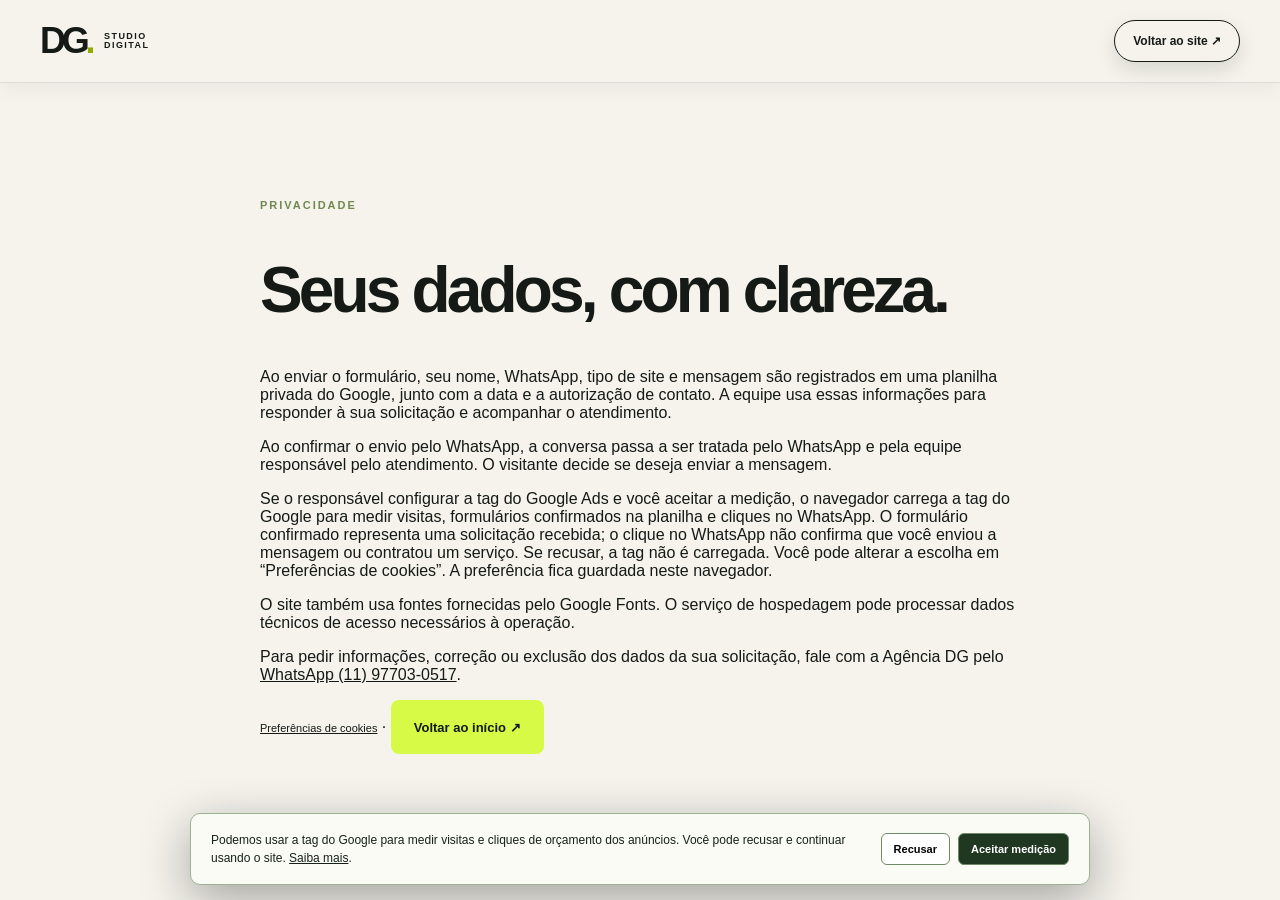
<file: privacidade.html>
<!doctype html>
<html lang="pt-BR"><head>
  <meta charset="utf-8"><meta name="viewport" content="width=device-width,initial-scale=1"><meta name="theme-color" content="#10140f">
  <title>Privacidade — Agência DG</title><link rel="stylesheet" href="style.css?v=12">
  <script src="config.js?v=5" defer></script><script src="tracking.js?v=3" defer></script>
</head><body>
  <header class="site-header"><div class="container header-inner"><a class="brand" href="index.html"><span class="brand-mark">DG<span class="brand-dot">.</span></span><span class="brand-caption">STUDIO<br>DIGITAL</span></a><a class="header-cta" href="index.html">Voltar ao site ↗</a></div></header>
  <main class="section"><div class="container" style="max-width:760px">
    <p class="section-label">PRIVACIDADE</p><h1 style="font:800 clamp(36px,6vw,64px)/1.1 Manrope,Arial,sans-serif;letter-spacing:-.06em">Seus dados, com clareza.</h1>
    <p>Ao enviar o formulário, seu nome, WhatsApp, tipo de site e mensagem são registrados em uma planilha privada do Google, junto com a data e a autorização de contato. A equipe usa essas informações para responder à sua solicitação e acompanhar o atendimento.</p>
    <p>Ao confirmar o envio pelo WhatsApp, a conversa passa a ser tratada pelo WhatsApp e pela equipe responsável pelo atendimento. O visitante decide se deseja enviar a mensagem.</p>
    <p>Se o responsável configurar a tag do Google Ads e você aceitar a medição, o navegador carrega a tag do Google para medir visitas, formulários confirmados na planilha e cliques no WhatsApp. O formulário confirmado representa uma solicitação recebida; o clique no WhatsApp não confirma que você enviou a mensagem ou contratou um serviço. Se recusar, a tag não é carregada. Você pode alterar a escolha em “Preferências de cookies”. A preferência fica guardada neste navegador.</p>
    <p>O site também usa fontes fornecidas pelo Google Fonts. O serviço de hospedagem pode processar dados técnicos de acesso necessários à operação.</p>
    <p>Para pedir informações, correção ou exclusão dos dados da sua solicitação, fale com a Agência DG pelo <a href="https://wa.me/5511977030517" target="_blank" rel="noopener noreferrer" style="text-decoration:underline">WhatsApp (11) 97703-0517</a>.</p>
    <p><button class="cookie-settings" type="button">Preferências de cookies</button> · <a class="button button-yellow" href="index.html">Voltar ao início ↗</a></p>
  </div></main>
  <aside class="cookie-banner" id="cookie-banner" aria-label="Preferências de medição" hidden><p>Podemos usar a tag do Google para medir visitas e cliques de orçamento dos anúncios. Você pode recusar e continuar usando o site. <a href="privacidade.html">Saiba mais</a>.</p><div><button type="button" data-consent="denied">Recusar</button><button type="button" data-consent="granted">Aceitar medição</button></div></aside>
</body></html>
</file>
<file: style.css>
:root{--ink:#151a16;--night:#10140f;--cream:#f5f3ec;--paper:#fffefa;--line:#d9dcd3;--muted:#58615c;--acid:#d6fa45;--yellow:#f2e453;--orange:#f49b6a;--font:Manrope,Arial,sans-serif}*{box-sizing:border-box}html{scroll-behavior:smooth}body{margin:0;background:var(--cream);color:var(--ink);font-family:'DM Sans',Arial,sans-serif}button,input,select,textarea{font:inherit}button{cursor:pointer}a{color:inherit;text-decoration:none}img{max-width:100%;display:block}.container{width:min(1200px,calc(100% - 64px));margin:auto}.skip{position:absolute;top:-70px;left:16px;z-index:100;padding:12px;background:#fff}.skip:focus{top:16px}.site-header{background:var(--cream);position:sticky;top:0;z-index:50;border-bottom:1px solid rgba(21,26,22,.1)}.header-inner{min-height:82px;display:flex;align-items:center;justify-content:space-between;gap:32px}.brand{display:inline-flex;align-items:center;gap:9px;flex-shrink:0}.brand-mark{font:800 36px/.9 var(--font);letter-spacing:-.12em;padding-right:.11em}.brand-dot{color:#8fab00}.brand-caption{font:800 9px/1.05 var(--font);letter-spacing:.16em}.site-nav{display:flex;align-items:center;gap:28px;font-size:13px;font-weight:700}.site-nav a:hover,.text-link:hover{text-decoration:underline;text-underline-offset:5px}.header-cta{font-size:12px;font-weight:800;border:1px solid var(--ink);border-radius:99px;padding:13px 18px;white-space:nowrap;transition:.2s}.header-cta span{padding-left:14px}.header-cta:hover{background:var(--ink);color:white}.menu-toggle{display:none}.hero{background:var(--night);color:white;overflow:hidden;position:relative}.hero:after{content:"";position:absolute;right:-120px;top:-150px;width:570px;height:570px;background:#53704a;filter:blur(160px);opacity:.2;pointer-events:none}.hero-grid{min-height:690px;display:grid;grid-template-columns:1fr 1fr;gap:40px;align-items:center;position:relative;z-index:1}.hero-copy{padding:75px 0 100px}.eyebrow,.section-label{font:800 11px/1.3 var(--font);letter-spacing:.18em;text-transform:uppercase}.eyebrow{display:flex;align-items:center;gap:9px;color:#d6fa45}.pulse{width:7px;height:7px;display:inline-block;background:var(--acid);border-radius:50%;box-shadow:0 0 0 5px #d6fa451e}.hero h1{font:800 clamp(50px,5.1vw,83px)/1.03 var(--font);letter-spacing:-.07em;margin:24px 0 30px;max-width:710px}.hero h1 em,.process h2 em,.contact h2 em{font-style:normal;color:var(--acid)}.hero-description{max-width:550px;color:#c4cdc2;font-size:17px;line-height:1.65}.hero-actions{display:flex;gap:30px;align-items:center;margin:34px 0 65px}.button{border:0;display:inline-flex;align-items:center;justify-content:space-between;gap:30px;min-height:54px;padding:15px 23px;border-radius:8px;font-weight:800;font-size:13px;transition:transform .2s,background .2s}.button:hover{transform:translateY(-3px)}.button-yellow{background:var(--acid);color:var(--ink)}.button-yellow:hover{background:#eeff9b}.text-link{font-weight:700;font-size:13px;white-space:nowrap}.hero-proof{display:flex;align-items:center;flex-wrap:wrap;gap:11px;color:#aab7ab;font-size:10px;font-weight:700}.hero-proof i{width:3px;height:3px;border-radius:50%;background:#849086}.proof-stamp{font:800 10px var(--font);color:var(--acid);margin-right:6px}.hero-stage{position:relative;height:515px;min-width:0}.orbit{position:absolute;border:1px solid rgba(216,250,145,.12);border-radius:50%;transform:rotate(-28deg)}.orbit-a{width:600px;height:380px;top:20px;left:5px}.orbit-b{width:440px;height:300px;top:70px;left:80px}.browser-mock{position:absolute;top:40px;right:-25px;width:min(560px,100%);height:360px;border:1px solid #6c7d6c;border-radius:13px;overflow:hidden;transform:rotate(-3deg);background:#e7f0d4;box-shadow:0 30px 80px #0008}.browser-bar{height:37px;background:#e6e9dc;display:flex;align-items:center;justify-content:space-between;padding:0 14px;border-bottom:1px solid #c9d3c3}.traffic{display:flex;gap:4px}.traffic b{height:6px;width:6px;border-radius:50%;background:#b5c1ae}.url-pill{background:white;border-radius:4px;color:#68756a;padding:4px 65px;font-size:8px}.browser-more{color:#72816f;font-size:13px}.browser-content{height:calc(100% - 37px);position:relative;background:linear-gradient(140deg,#f4f5e7 0%,#dce6cc 100%);color:#1c3326;padding:39px 37px;overflow:hidden}.mock-kicker{font:800 8px var(--font);letter-spacing:.15em}.mock-title{font:700 37px/1.1 var(--font);letter-spacing:-.06em;margin:22px 0}.mock-title strong{color:#52764e}.mock-lines span{height:6px;width:150px;background:#b1c3ab;display:block;margin:8px 0;border-radius:8px}.mock-lines span+span{width:115px}.mock-button{display:flex;justify-content:space-between;background:#1c3326;color:white;border-radius:3px;padding:12px;width:145px;font:800 7px var(--font);margin-top:22px}.mock-abstract{position:absolute;width:260px;height:260px;right:-15px;bottom:-50px;border-radius:50%;background:#b5cb95}.mock-abstract span{position:absolute;border-radius:50%}.mock-abstract span:nth-child(1){inset:35px;background:#759a70}.mock-abstract span:nth-child(2){inset:75px;background:#334b36}.mock-abstract span:nth-child(3){inset:105px;background:var(--acid)}.phone-mock{position:absolute;bottom:0;left:20px;width:168px;height:310px;border:7px solid #141a15;border-radius:25px;transform:rotate(8deg);background:#d9eaad;box-shadow:0 25px 60px #0009;color:#1c3625;padding:35px 17px 16px;overflow:hidden}.phone-notch{position:absolute;top:2px;left:49px;background:#141a15;width:62px;height:13px;border-radius:0 0 9px 9px}.phone-mock>span{font:800 8px var(--font);letter-spacing:.1em}.phone-mock strong{display:block;font:800 18px/1.17 var(--font);letter-spacing:-.05em;margin-top:34px}.phone-dot{color:#6e943a}.phone-shape{height:116px;width:115px;background:#8fab7a;position:absolute;right:-17px;bottom:27px;transform:rotate(-30deg);border-radius:25px}.phone-button{position:absolute;bottom:17px;left:17px;right:17px;background:#1c3625;border-radius:3px;color:white;padding:9px;font:800 7px var(--font)}.floating-label{position:absolute;bottom:18px;right:5px;background:var(--acid);color:var(--ink);padding:13px 17px;display:flex;gap:12px;align-items:center;transform:rotate(5deg);font:800 10px/1.5 var(--font);box-shadow:0 12px 30px #0005}.floating-label>span{font-size:26px}.hero-bottom{display:flex;justify-content:space-between;align-items:center;color:#9ba99b;font:800 9px var(--font);letter-spacing:.16em;padding-bottom:23px;position:relative;z-index:2}.hero-bottom span:nth-child(2){font-size:17px}.ticker{overflow:hidden;background:var(--acid);padding:17px 0;white-space:nowrap}.ticker-track{display:flex;gap:35px;align-items:center;width:max-content;animation:marquee 75s linear infinite;font:800 12px var(--font);letter-spacing:.14em}.ticker-track b{font-size:20px}@keyframes marquee{to{transform:translateX(-50%)}}.section{padding:115px 0}.section-label{color:#708850;margin:0 0 25px}.section-heading{margin-bottom:47px}.section-heading h2,.process h2,.credibility h2,.faq h2,.contact h2{font:800 clamp(42px,4.2vw,66px)/1.1 var(--font);letter-spacing:-.065em;margin:0}.section-heading h2 span,.credibility h2 span,.faq h2 span{color:#8da671}.split,.projects-heading,.pricing-heading{display:flex;justify-content:space-between;align-items:end;gap:70px}.split>p,.projects-heading>p,.pricing-heading>p{max-width:365px;color:var(--muted);line-height:1.7;margin:0 0 6px}.service-grid{display:grid;grid-template-columns:repeat(3,1fr);gap:14px}.service-card{min-height:350px;padding:27px;border:1px solid #dce0d5;border-radius:12px;background:#fdfdf8;display:flex;flex-direction:column;justify-content:space-between;transition:transform .2s}.service-card:hover,.project-card:hover{transform:translateY(-5px)}.service-card.dark{background:#1f3025;color:white}.service-number{font:800 12px var(--font);color:#8b9b81}.service-glyph{font:400 60px/1 var(--font);margin:20px 0;color:#92ae4e}.service-card.dark .service-glyph{color:var(--acid)}.service-card h3{font:800 22px var(--font);letter-spacing:-.04em;margin:10px 0}.service-card p{font-size:14px;line-height:1.65;color:#5c655e;margin:0 0 24px}.service-card.dark p{color:#b7c5b8}.service-card a{font:800 12px var(--font);border-bottom:1px solid currentColor;padding-bottom:6px}.service-card a span{float:right}.projects{background:#e9ede3}.project-filters{display:flex;flex-wrap:wrap;gap:8px;margin:0 0 26px}.filter{border:1px solid #bec9b8;background:transparent;border-radius:99px;padding:9px 18px;font-size:12px;font-weight:800}.filter.active,.filter:hover{background:var(--ink);border-color:var(--ink);color:#fff}.project-grid{display:grid;grid-template-columns:repeat(2,1fr);gap:30px 22px}.project-card{transition:transform .2s}.project-card[hidden]{display:none}.project-art{height:300px;border-radius:9px;overflow:hidden;position:relative;padding:28px 30px}.art-top{display:flex;justify-content:space-between;position:relative;z-index:2;font:800 10px var(--font);letter-spacing:.13em}.art-top span{font-size:18px}.project-art>strong{position:relative;z-index:2;display:block;font:800 clamp(25px,3vw,45px)/1.1 var(--font);letter-spacing:-.06em;margin-top:34px}.art-chip{position:absolute;z-index:3;left:30px;bottom:26px;border:1px solid currentColor;border-radius:99px;padding:7px 12px;font-size:10px;font-weight:700}.art-phones{background:linear-gradient(125deg,#f6e872,#e7b92e);color:#29261c}.art-phone{position:absolute;right:25px;bottom:-75px;width:185px;height:255px;border:9px solid #252628;border-radius:27px;background:linear-gradient(145deg,#bac5cc,#677688,#cad8de);transform:rotate(-22deg);box-shadow:-15px 15px 0 #333a3b}.art-cell{background:#172729;color:#f4f6e9}.art-cell .art-chip{color:#c4e7bd}.art-repair{position:absolute;right:-9px;bottom:-56px;font:800 280px/1 var(--font);letter-spacing:-.1em;color:#4d9c7d;opacity:.7}.art-repair span{color:var(--acid)}.art-beauty{background:#e8d9ce;color:#4d3936}.art-oval{width:230px;height:380px;position:absolute;right:40px;top:65px;border-radius:50% 50% 0 0;background:radial-gradient(circle at 45% 20%,#f9eee2 0 14%,#bc8d7c 15% 37%,#774e46 38% 55%,#a4675c 56% 100%);transform:rotate(25deg);filter:blur(1px);opacity:.65}.art-eletros{background:#272921;color:#f4f1e1}.art-eletros strong{color:#e9d969}.art-squares{position:absolute;right:30px;bottom:-60px;display:flex;gap:10px;transform:rotate(-16deg)}.art-squares span{width:75px;height:150px;background:#b8b3a6;border-radius:8px}.art-squares span:nth-child(2){background:#e8e5d9;transform:translateY(-25px)}.art-squares span:nth-child(3){background:#777d6f}.project-meta{display:flex;justify-content:space-between;padding:16px 3px 0}.project-meta span:first-child{font:800 10px var(--font);color:#657563;letter-spacing:.1em}.project-meta h3{font:800 21px var(--font);letter-spacing:-.04em;margin:5px 0}.project-meta p{color:var(--muted);font-size:13px;margin:0}.project-arrow{font-size:24px}.portfolio-note,.pricing-footnote{color:#6a746d;font-size:12px;margin:26px 0 0}.process{background:#19251d;color:white}.process-layout{display:grid;grid-template-columns:.85fr 1.15fr;gap:90px}.process .section-label,.contact .section-label{color:var(--acid)}.process h2{margin-bottom:26px}.process-intro>p:not(.section-label){line-height:1.7;max-width:395px;color:#b8c6bb}.button-outline{border:1px solid #9cb29c;color:white;margin-top:23px}.button-outline:hover{background:#293c2c}.steps{border-top:1px solid #4a5a4c}.step{display:grid;grid-template-columns:50px 1fr 25px;gap:20px;border-bottom:1px solid #4a5a4c;padding:28px 0}.step>span{font:800 12px var(--font);color:var(--acid);padding-top:5px}.step h3{font:800 20px var(--font);margin:0 0 8px}.step p{color:#bac5ba;font-size:13px;line-height:1.55;margin:0}.step b{font-size:18px;color:var(--acid)}.pricing{background:#f8f8f3}.plan-grid{display:grid;grid-template-columns:repeat(3,1fr);gap:14px;align-items:stretch}.plan{border:1px solid #d9dfd3;border-radius:12px;padding:28px;display:flex;flex-direction:column;min-height:500px}.plan.featured{background:#dff483;border-color:#cce972}.plan-tag{font:800 10px var(--font);letter-spacing:.14em;color:#617858;display:flex;justify-content:space-between;min-height:21px}.plan-tag b{background:#172617;color:white;border-radius:30px;padding:5px 9px;letter-spacing:0}.plan h3{font:800 25px var(--font);letter-spacing:-.04em;margin:26px 0 8px}.plan>p{font-size:13px;line-height:1.5;color:#607063;min-height:42px;margin:0 0 24px}.price{display:flex;align-items:baseline;gap:8px;flex-wrap:wrap;border-bottom:1px solid #cbd6c9;padding-bottom:23px}.price small{width:100%;font-size:11px;font-weight:800}.price strong{font:800 39px var(--font);letter-spacing:-.07em}.price.custom strong{font-size:31px}.price span{font-size:11px;color:#596b58}.plan ul{list-style:none;padding:0;margin:21px 0 30px;display:grid;gap:14px}.plan li{font-size:13px;line-height:1.45;padding-left:25px;position:relative}.plan li:before{content:'✓';position:absolute;left:0;color:#4e7841;font-weight:900}.button-plan{margin-top:auto;background:#1b2a1e;color:white;width:100%}.button-plan:hover{background:#334b36}.credibility{background:#dce6d6}.credibility-grid{display:grid;grid-template-columns:1fr 1.1fr;gap:80px;align-items:center}.credibility-grid>div:first-child>p:not(.section-label){max-width:370px;line-height:1.7;color:#4d6052}.dark-link{display:inline-block;margin-top:15px}.testimonial-placeholders{display:grid;gap:16px}.quote-sample{background:#fbfff6;padding:27px;border-radius:10px}.quote-sample.second{margin-left:50px}.sample-tag{font:800 10px var(--font);color:#5f8154;letter-spacing:.1em}.stars{display:block;color:#899f55;letter-spacing:3px;margin:18px 0}.quote-sample p{font:600 17px/1.5 var(--font);margin:0 0 24px}.sample-person{border-top:1px solid #d9e2d5;padding-top:17px;display:flex;gap:13px;align-items:center}.sample-person>span{height:38px;width:38px;border-radius:50%;display:grid;place-items:center;background:#d9e6ca;font:800 12px var(--font)}.sample-person strong,.sample-person small{display:block}.sample-person strong{font-size:12px}.sample-person small{font-size:10px;color:#68786a}.faq-layout{display:grid;grid-template-columns:.8fr 1.2fr;gap:110px}.faq-layout>div:first-child>p:last-child{color:var(--muted)}.faq-list{border-top:1px solid #cdd5ca}.faq-list details{border-bottom:1px solid #cdd5ca}.faq-list summary{list-style:none;display:flex;justify-content:space-between;align-items:center;gap:18px;padding:22px 0;font:800 15px var(--font);cursor:pointer}.faq-list summary::-webkit-details-marker{display:none}.faq-list summary span{font-size:25px;line-height:1;font-weight:500;transition:transform .2s}.faq-list details[open] summary span{transform:rotate(45deg)}.faq-list details p{line-height:1.6;color:var(--muted);margin:0 0 23px;max-width:600px}.contact{background:#101a14;color:white}.contact-layout{display:grid;grid-template-columns:1fr 1fr;gap:100px}.contact h2{margin-bottom:25px}.contact-copy>p:not(.section-label){color:#b8c6bb;line-height:1.7;max-width:380px}.contact-note{display:flex;align-items:center;gap:15px;border-top:1px solid #43564a;padding-top:25px;margin-top:60px;color:#aab9aa;max-width:400px;font-size:11px;line-height:1.6}.contact-note>span:first-child{font-size:24px;color:var(--acid)}.brief-form{background:#f8f9f3;color:var(--ink);padding:33px;border-radius:12px;display:grid;gap:17px}.form-heading{display:flex;justify-content:space-between;font:800 11px var(--font);letter-spacing:.13em;margin-bottom:7px}.form-heading b{color:#859b72}.brief-form label:not(.consent){font-size:12px;font-weight:800;display:grid;gap:7px}.brief-form input:not([type=checkbox]),.brief-form select,.brief-form textarea{border:1px solid #d8dfd3;border-radius:7px;background:white;padding:12px 13px;color:var(--ink);width:100%;outline-color:#80a04b;font-size:13px}.brief-form textarea{resize:vertical;min-height:85px}.consent{display:flex;align-items:start;gap:10px;font-size:11px;line-height:1.5;color:#5d6a61}.consent input{margin:3px 0 0;accent-color:#4b6f3f}.brief-form .button{width:100%}.form-feedback{font-size:12px;line-height:1.5;color:#486a3c;margin:0;min-height:18px}.site-footer{background:#0b110d;color:#e6eee3;padding:50px 0 25px}.footer-top{display:flex;justify-content:space-between;align-items:start;gap:20px;padding-bottom:55px}.footer-top p{font:700 19px/1.3 var(--font);letter-spacing:-.03em;margin:0}.footer-brand .brand-dot{color:var(--acid)}.to-top{font-size:12px;border-bottom:1px solid #829484;padding-bottom:5px}.footer-bottom{border-top:1px solid #3b4a40;padding-top:22px;display:flex;justify-content:space-between;gap:20px;color:#98a99a;font-size:11px}.footer-bottom a{text-decoration:underline}.float-contact{position:fixed;z-index:40;bottom:22px;right:22px;background:var(--acid);box-shadow:0 12px 30px #0004;border-radius:99px;padding:14px 17px;font-weight:800;font-size:12px;display:flex;gap:10px}.float-contact:first-letter{font-size:15px}:focus-visible{outline:3px solid #85aa28;outline-offset:3px}@media(max-width:1050px){.site-nav{gap:13px}.header-cta{display:none}.hero-grid{gap:10px}.hero h1{font-size:57px}.hero-stage{transform:scale(.88);transform-origin:center}.process-layout,.contact-layout{gap:45px}}@media(max-width:760px){.container{width:min(100% - 36px,600px)}.header-inner{min-height:68px}.brand-mark{font-size:32px}.menu-toggle{display:grid;gap:5px;width:42px;height:42px;align-content:center;justify-content:center;background:transparent;border:1px solid #bdc7bb;border-radius:7px}.menu-toggle span{width:19px;height:2px;background:var(--ink);display:block}.site-nav{display:none;position:absolute;top:68px;left:0;right:0;background:var(--cream);border-bottom:1px solid #ccd4ca;padding:20px;flex-direction:column;align-items:stretch;gap:0;box-shadow:0 16px 30px #0002}.site-nav.open{display:flex}.site-nav a{padding:12px 7px}.hero-grid{grid-template-columns:1fr;min-height:0}.hero-copy{padding:66px 0 0}.hero h1{font-size:clamp(46px,10.4vw,68px);max-width:620px}.hero-description{font-size:15px}.hero-actions{margin:27px 0 20px;gap:17px}.hero-proof{font-size:9px;line-height:1.8}.hero-stage{height:360px;transform:scale(.8);transform-origin:top center;width:100%;margin:15px auto -65px}.browser-mock{right:0}.phone-mock{left:0}.floating-label{right:0}.hero-bottom span:last-child{display:none}.section{padding:76px 0}.section-heading h2,.process h2,.credibility h2,.faq h2,.contact h2{font-size:44px}.split,.projects-heading,.pricing-heading{display:block}.split>p,.projects-heading>p,.pricing-heading>p{margin-top:20px}.service-grid,.plan-grid{grid-template-columns:1fr}.service-card{min-height:290px}.project-grid{grid-template-columns:1fr;gap:35px}.project-art{height:285px}.project-art>strong{font-size:37px}.process-layout,.credibility-grid,.faq-layout,.contact-layout{grid-template-columns:1fr;gap:40px}.quote-sample.second{margin-left:20px}.contact-note{margin-top:30px}.footer-top{display:grid;grid-template-columns:1fr 1fr}.footer-top p{grid-column:1/-1;grid-row:2}.footer-bottom{flex-wrap:wrap}.float-contact{bottom:12px;right:12px;padding:12px}.float-contact span{display:none}}@media(max-width:420px){.hero h1{font-size:45px}.hero-actions{align-items:flex-start;flex-direction:column}.hero-stage{transform:scale(.65);width:150%;left:-25%;margin-bottom:-115px}.art-phone{right:-20px}.art-oval{right:-35px}.art-squares{right:-20px}.brief-form{padding:22px}.project-art{padding:22px}.art-chip{left:22px}.footer-top{grid-template-columns:1fr}.footer-top p{grid-column:auto;grid-row:auto}}@media(prefers-reduced-motion:reduce){*,*:before,*:after{animation-duration:.01ms!important;transition-duration:.01ms!important;scroll-behavior:auto!important}}
/* Quinze imagens de páginas conceituais. A interface no cartão permanece legível. */
.models-heading{border-top:1px solid #bdcbb7;margin-top:48px;padding-top:46px;display:flex;justify-content:space-between;align-items:end;gap:38px}
.models-heading h3{font:800 clamp(30px,3vw,45px)/1.15 var(--font);letter-spacing:-.06em;margin:0 0 16px}
.models-heading h3 span{color:#7b9877}.models-heading p:not(.section-label){max-width:640px;color:#536553;line-height:1.65;margin:0;font-size:14px}
.model-search{display:grid;gap:8px;min-width:240px;font-weight:800;font-size:11px}.model-search input{border:1px solid #b9c8b5;border-radius:8px;padding:13px;background:#f8fbf5;outline-color:#789b65}
.model-filters{display:flex;flex-wrap:wrap;gap:8px;margin:29px 0 18px}.model-filter{background:transparent;border:1px solid #bac8b6;border-radius:50px;padding:9px 13px;font-size:11px;font-weight:800}.model-filter.active,.model-filter:hover{background:#1b2a1d;border-color:#1b2a1d;color:#fff}
.model-count{font-size:11px;font-weight:700;color:#60745d;margin:0 0 18px}.model-grid{display:grid;grid-template-columns:repeat(2,minmax(0,1fr));gap:30px}.model-empty{grid-column:1/-1;padding:25px;background:#fff;border-radius:8px}
.model-card{min-width:0;overflow:hidden;background:#fff;border:1px solid #c9d2c5;border-radius:12px;box-shadow:0 12px 28px #28402d15;transition:transform .2s,box-shadow .2s}.model-card:hover{transform:translateY(-4px);box-shadow:0 20px 40px #28402d23}
.model-shot-link{display:block;overflow:hidden;background:#eef1ec}.model-shot-link img{width:100%;height:auto;aspect-ratio:4/3;object-fit:contain;transition:transform .25s}.model-shot-link:hover img{filter:brightness(1.035)}
.model-info{padding:20px 22px 22px;display:grid;gap:5px}.model-info>span{color:#667869;font-size:11px}.model-info strong{font:800 20px var(--font);letter-spacing:-.03em}.model-actions{display:flex;justify-content:space-between;align-items:center;gap:14px;margin-top:12px;padding-top:13px;border-top:1px solid #e0e7df}.model-actions a,.model-actions button{font-size:12px;font-weight:800}.model-actions a{color:#627766}.model-actions a:hover{text-decoration:underline}.model-actions button{border:0;border-radius:50px;padding:9px 13px;background:#ddf383;color:#203120}.model-actions button:hover{background:#c9ed5d}
@media(max-width:760px){.models-heading{display:block;margin-top:35px;padding-top:38px}.model-search{margin-top:24px;min-width:0}.model-grid{grid-template-columns:1fr;gap:22px}.model-info{padding:16px 18px 18px}}
@media(max-width:410px){.model-actions a,.model-actions button{font-size:11px}.model-actions button{padding:8px 10px}}

.cookie-settings{background:transparent;color:inherit;border:0;padding:0;text-decoration:underline;font-size:11px}.cookie-banner{position:fixed;z-index:100;bottom:15px;left:50%;transform:translateX(-50%);width:min(900px,calc(100% - 28px));background:#f9fbf4;color:#17221b;padding:17px 20px;border:1px solid #9db293;border-radius:10px;box-shadow:0 14px 50px #0005;display:flex;align-items:center;justify-content:space-between;gap:25px}.cookie-banner[hidden]{display:none}.cookie-banner p{font-size:12px;line-height:1.5;margin:0}.cookie-banner a{text-decoration:underline}.cookie-banner>div{display:flex;gap:8px;flex-shrink:0}.cookie-banner button{border:1px solid #718968;border-radius:6px;background:#fff;padding:9px 12px;font-weight:800;font-size:11px}.cookie-banner button:last-child{background:#203822;color:#fff}@media(max-width:650px){.cookie-banner{display:block}.cookie-banner>div{margin-top:12px}.cookie-banner button{flex:1}}


.ticker:hover .ticker-track,.ticker:focus-within .ticker-track{animation-play-state:paused}

.float-contact{background:#25d366;color:#072b19;align-items:center;gap:9px;box-shadow:0 12px 30px rgba(4,58,30,.25)}.float-contact:hover{background:#18bf58}.float-contact .whatsapp-icon{width:22px;height:22px;flex:none;display:block}

.login-link{display:inline-flex;align-items:center;gap:6px}.login-link svg{flex:none}

/* Faixa de diferenciais fixa: texto legível em todas as telas. */
.ticker{overflow:visible}.ticker-track{animation:none!important;transform:none!important;width:100%;min-width:0;display:flex;justify-content:center;align-items:center;gap:14px;flex-wrap:wrap;white-space:normal;text-align:center}.ticker-track span{white-space:normal}.ticker-track b{flex:0 0 auto}
@media(max-width:760px){.ticker-track{gap:8px 12px}.ticker-track span{font-size:10px}}
#orcamento{scroll-margin-top:80px}.plan-selection{background:#e5f5bd;color:#20351c;border-radius:6px;padding:10px 12px;font-size:12px;font-weight:800}.plan-selection[hidden]{display:none}

/* Refinamento da apresentação para visitantes vindos dos anúncios. */
.hero h1{font-size:clamp(46px,4.55vw,70px);line-height:1.075;max-width:700px}
.hero-description{max-width:600px}
.hero-proof{line-height:1.5;gap:9px 12px}
.proof-stamp{letter-spacing:.09em}
.pricing{background:#f5f4ef}
.pricing-heading>p{font-size:15px;line-height:1.65}
.plan{background:#fff;border-color:#d5dbd1;box-shadow:0 14px 34px rgba(18,32,21,.06);transition:transform .2s,box-shadow .2s}
.plan:hover{transform:translateY(-3px);box-shadow:0 19px 42px rgba(18,32,21,.12)}
.plan.featured{background:#19261e;border-color:#19261e;color:#f7f8f3;box-shadow:0 20px 46px rgba(17,32,20,.2)}
.plan.featured .plan-tag,.plan.featured>p,.plan.featured .price span{color:#d1dfcf}
.plan.featured .plan-tag b{background:#d6fa45;color:#19261e}
.plan.featured .price{border-color:#56715b}
.plan.featured .plan li:before{color:#d6fa45}
.plan.featured .button-plan{background:#d6fa45;color:#19261e}
.plan.featured .button-plan:hover{background:#e5ff81}
.plan .price strong{font-size:clamp(32px,3.4vw,45px)}
.pricing-footnote{max-width:780px;line-height:1.55}
.gallery-more{text-align:center;margin-top:32px}
.gallery-more [hidden]{display:none}
.button-outline-dark{border:1px solid #445b43;background:transparent;color:#203522;min-width:225px}
.button-outline-dark:hover{background:#203522;color:#fff}
.site-header{box-shadow:0 5px 22px rgba(16,28,18,.055)}
.hero-actions .button,.header-cta,.button-plan{box-shadow:0 8px 20px rgba(8,20,10,.12)}
@media(max-width:760px){.hero h1{font-size:clamp(42px,10vw,58px)}.hero-proof{gap:8px 10px}.plan:hover{transform:none}.gallery-more .button{width:100%}}

.plan .maintenance-price{min-height:0;margin:13px 0 0;font-size:12px;color:#4c6751;line-height:1.4}
.plan .maintenance-price strong{font-size:14px;color:#203e27;white-space:nowrap}
.plan.featured .maintenance-price,.plan.featured .maintenance-price strong{color:#d6fa45}
.maintenance-note{margin-top:30px;background:#e8ede3;border:1px solid #d2decb;border-radius:11px;padding:23px 27px;color:#29432f}
.maintenance-note strong{font:800 16px/1.4 var(--font)}
.maintenance-note p{font-size:13px;line-height:1.7;margin:9px 0 0;max-width:960px}
@media(max-width:760px){.maintenance-note{padding:20px}}

/* Vitrine detalhada de um conceito da galeria, no computador e no celular. */
.hero-actions{margin-bottom:18px}
.hero-starting{margin:0 0 34px;color:#d9e2d6;font-size:13px;line-height:1.5}
.hero-starting strong{color:var(--acid);font:800 17px var(--font)}
.hero-starting span{color:#aab8aa}
.hero-stage.hero-portfolio{height:545px;width:100%;left:auto;margin:0;min-width:0;transform:none;transform-origin:center}
.portfolio-aura{position:absolute;inset:55px 12px 33px 5px;border-radius:50%;background:radial-gradient(ellipse,#a9c43542 0%,#28564225 45%,transparent 72%);filter:blur(33px);pointer-events:none}
.portfolio-number{position:absolute;top:3px;left:13px;color:#d6fa45;font:800 20px/1 var(--font);letter-spacing:-.09em}.portfolio-number span{font-size:7px;vertical-align:top;letter-spacing:0}.portfolio-number small{display:block;margin-top:5px;font:800 7px var(--font);letter-spacing:.2em;color:#a4b6a8}
.portfolio-desktop{position:absolute;top:44px;right:-13px;width:min(575px,100%);height:430px;border:1px solid #47544a;border-radius:14px;overflow:hidden;background:#080d0d;box-shadow:0 34px 72px #000b,0 0 0 7px #d6fa4510;transform:perspective(1150px) rotateY(-4deg) rotateX(1deg) rotate(-1deg)}
.portfolio-browser-bar{height:34px;background:#202724;color:#aab7ab;display:flex;align-items:center;justify-content:space-between;padding:0 14px;font-size:8px}.portfolio-browser-dots{display:flex;gap:5px}.portfolio-browser-dots i{display:block;width:6px;height:6px;border-radius:50%;background:#7e8d80}.portfolio-browser-url{border:1px solid #3c4d41;border-radius:4px;padding:5px 34px;letter-spacing:.03em}.portfolio-browser-menu{font-size:13px}
.portfolio-site-preview{width:100%;height:calc(100% - 34px);object-fit:cover;object-position:top center;display:block}
.portfolio-mobile{position:absolute;z-index:2;right:-7px;bottom:8px;width:169px;height:319px;border:7px solid #0a0c0a;border-radius:27px;background:#070a09;box-shadow:0 25px 60px #000c,0 0 0 1px #6b7863;overflow:hidden;transform:rotate(7deg)}
.portfolio-mobile-notch{position:absolute;z-index:5;top:0;left:45px;width:64px;height:11px;background:#0a0c0a;border-radius:0 0 10px 10px}.portfolio-mobile-screen{height:100%;background:#111715;color:#f8f8ee;overflow:hidden}.portfolio-mobile-nav{height:41px;display:flex;align-items:center;justify-content:space-between;padding:10px 11px 0;font:800 9px var(--font)}.portfolio-mobile-nav strong span{color:#d6fa45}.portfolio-mobile-nav>span{font-size:12px}
.portfolio-mobile-photo{height:214px;position:relative;overflow:hidden;padding:19px 10px 11px;display:flex;align-items:flex-start;flex-direction:column;gap:12px;isolation:isolate}.portfolio-mobile-photo:before{content:"";position:absolute;z-index:-1;inset:0;background:linear-gradient(90deg,#080d0cf0 0%,#090e0d80 90%),linear-gradient(0deg,#080d0d 0%,transparent 70%)}.portfolio-mobile-photo img{position:absolute;z-index:-2;inset:0;height:100%;width:100%;object-fit:cover;object-position:63% center}.portfolio-mobile-photo>span{color:#d6fa45;font:800 6px var(--font);letter-spacing:.12em}.portfolio-mobile-photo strong{font:800 16px/1.12 var(--font);letter-spacing:-.05em}.portfolio-mobile-photo em{font-style:normal;color:#d6fa45}.portfolio-mobile-photo b{margin-top:auto;background:#d6fa45;color:#111715;border-radius:4px;padding:8px 10px;font:800 7px var(--font)}.portfolio-mobile-services{display:flex;gap:4px;padding:8px 7px}.portfolio-mobile-services span{flex:1;text-align:center;background:#202922;border:1px solid #4c604d;border-radius:4px;padding:8px 2px;font:700 6px var(--font)}
.portfolio-label{position:absolute;z-index:3;left:0;bottom:14px;background:#d6fa45;color:#1b291e;border-radius:8px;padding:13px 15px;display:flex;gap:10px;align-items:center;box-shadow:0 16px 35px #0006}.portfolio-label-dot{display:block;width:9px;height:9px;background:#203b23;border-radius:50%;box-shadow:0 0 0 4px #76995044}.portfolio-label div{font:800 8px/1.35 var(--font);letter-spacing:.08em}.portfolio-label strong{display:block;font:800 14px/1.2 var(--font);letter-spacing:-.035em;margin-top:4px}
.portfolio-caption{position:absolute;bottom:1px;right:3px;font:800 8px var(--font);letter-spacing:.1em;color:#aebfae;white-space:nowrap}
@media(max-width:1050px){.hero-stage.hero-portfolio{height:480px}.portfolio-desktop{top:35px;height:390px}.portfolio-mobile{height:285px;width:150px}.portfolio-mobile-photo{height:184px}.portfolio-label{bottom:3px}}
@media(max-width:760px){.hero-actions{margin-bottom:15px}.hero-starting{font-size:12px;margin-bottom:22px}.hero-stage.hero-portfolio{height:360px;width:100%;left:auto;margin:18px auto 0;transform:none}.portfolio-number{top:0;left:2px;font-size:14px}.portfolio-desktop{top:22px;right:5px;width:calc(100% - 5px);height:290px;transform:none;border-radius:10px}.portfolio-browser-bar{height:26px;padding:0 8px}.portfolio-site-preview{height:calc(100% - 26px)}.portfolio-mobile{width:120px;height:225px;right:-2px;bottom:16px;border-width:5px;border-radius:21px;transform:rotate(5deg)}.portfolio-mobile-notch{left:32px;width:45px;height:8px}.portfolio-mobile-nav{height:32px;font-size:7px;padding:9px 7px 0}.portfolio-mobile-photo{height:145px;padding:11px 7px;gap:7px}.portfolio-mobile-photo>span{font-size:5px}.portfolio-mobile-photo strong{font-size:12px}.portfolio-mobile-photo b{font-size:5px;padding:7px}.portfolio-mobile-services{gap:2px;padding:5px}.portfolio-mobile-services span{font-size:5px;padding:5px 1px}.portfolio-label{bottom:18px;padding:9px 11px}.portfolio-label div{font-size:6px}.portfolio-label strong{font-size:11px}.portfolio-caption{bottom:1px;right:0;font-size:7px}}
@media(max-width:420px){.hero-stage.hero-portfolio{height:302px;width:100%;left:auto;margin:13px auto 0;transform:none}.portfolio-desktop{top:20px;height:237px}.portfolio-browser-bar{height:23px}.portfolio-site-preview{height:calc(100% - 23px)}.portfolio-mobile{width:103px;height:193px;right:-3px;bottom:16px}.portfolio-mobile-nav{height:28px}.portfolio-mobile-photo{height:120px}.portfolio-mobile-photo strong{font-size:10px}.portfolio-mobile-photo b{font-size:5px;padding:5px}.portfolio-mobile-services span{font-size:4px;padding:4px 1px}.portfolio-label{bottom:16px;left:0;padding:7px}.portfolio-label div{font-size:5px}.portfolio-label strong{font-size:10px}.portfolio-caption{font-size:6px}}
</file>
<file: admin.css>
:root{--ink:#15241d;--green:#13291f;--lime:#d6fa45;--muted:#69756e;--line:#e0e7df}*{box-sizing:border-box}body{margin:0;background:#f5f7f2;color:var(--ink);font:14px Arial,sans-serif}button,input,select,textarea{font:inherit}button{cursor:pointer}button:disabled{cursor:wait;opacity:.6}a{color:inherit}.hidden,[hidden]{display:none!important}.login{min-height:100vh;display:grid;place-items:center;padding:30px}.login-shell{display:grid;grid-template-columns:1.1fr 1fr;width:min(960px,100%);border-radius:24px;overflow:hidden;background:white;box-shadow:0 24px 90px #14251d14}.brand-panel{background:var(--green);color:white;padding:58px 45px;display:flex;flex-direction:column;justify-content:space-between;gap:45px}.brand{font-weight:900;font-size:38px;letter-spacing:-3px}.brand span{color:var(--lime)}.brand small{display:inline-block;font-size:9px;letter-spacing:2px;line-height:1.2;margin-left:12px}.eyebrow{font-size:10px;letter-spacing:2px;font-weight:bold;text-transform:uppercase}.brand-panel h1{font-size:36px;letter-spacing:-1px;line-height:1.15}.brand-panel p{color:#c7d5ca;line-height:1.7}.points{display:grid;gap:12px;color:var(--lime);font-size:12px}.login-card{padding:58px 42px;align-self:center}.login-card h2{font-size:28px;letter-spacing:-1px}.login-card p{color:var(--muted);line-height:1.6}label{display:grid;gap:8px;margin:18px 0;font-weight:bold;font-size:12px}input,select,textarea{width:100%;border:1px solid var(--line);border-radius:9px;padding:13px;background:white;color:var(--ink)}input:focus,textarea:focus,select:focus{outline:2px solid #9bb62a;outline-offset:2px}.btn{border:0;border-radius:9px;padding:13px 18px;font-weight:bold;background:var(--lime);color:var(--ink)}.secondary{background:#edf1e8}.login-card .btn{width:100%;margin-top:8px}.feedback{display:block;min-height:20px;font-size:12px;color:#934326;line-height:1.5;margin-top:14px}.app{display:grid;grid-template-columns:225px 1fr;min-height:100vh}.sidebar{background:var(--green);color:white;padding:30px 20px;display:flex;flex-direction:column;gap:40px}.sidebar .brand{font-size:30px}.sidebar nav{display:grid;gap:9px}.tab{background:transparent;color:#cbd7cf;border:0;padding:14px 12px;border-radius:10px;text-align:left;display:flex;align-items:center;gap:9px;font-weight:bold}.tab.active{background:var(--lime);color:var(--ink)}.tab b{margin-left:auto;background:#ffffff25;border-radius:6px;padding:4px 6px;font-size:11px}.logout{margin-top:auto;background:#ffffff10;color:white;border:1px solid #ffffff20}.topbar{background:white;border-bottom:1px solid var(--line);padding:20px 32px;display:flex;justify-content:space-between;align-items:center}.topbar small{display:block;color:var(--muted);margin-top:4px}.content{padding:32px;max-width:1400px}.heading{display:flex;align-items:center;justify-content:space-between;gap:20px;margin-bottom:24px}.heading h1{font-size:30px;margin:7px 0}.heading p{color:var(--muted);line-height:1.5}.summary{display:grid;grid-template-columns:repeat(3,1fr);gap:15px;margin-bottom:24px}.summary div{background:white;border:1px solid var(--line);border-radius:14px;padding:20px}.summary small{color:var(--muted)}.summary strong{display:block;font-size:32px;margin-top:8px}.tools{display:flex;gap:12px;align-items:center;margin-bottom:20px}.tools input{max-width:460px}.sync{font-size:11px;color:var(--muted)}.list{display:grid;gap:12px}.contact{background:white;border:1px solid var(--line);border-radius:14px;padding:20px}.contact-head{display:flex;justify-content:space-between;gap:20px}.contact h3{font-size:18px;margin:0 0 8px}.details{color:var(--muted);font-size:12px;line-height:1.6}.badge{align-self:flex-start;background:#f0f6d6;border-radius:99px;padding:7px 10px;font-size:11px;font-weight:bold;white-space:nowrap}.badge.done{background:#e0f1e7}.message{white-space:pre-wrap;overflow-wrap:anywhere;line-height:1.6;margin:16px 0}.actions{display:flex;gap:9px;flex-wrap:wrap;align-items:center}.wa{display:inline-flex;align-items:center;gap:6px;background:#dff7e8;text-decoration:none;color:#105c32}.empty{padding:60px 20px;text-align:center;color:var(--muted);background:white;border-radius:14px;border:1px dashed var(--line)}.notes{max-width:740px}.notes textarea{font-weight:normal}.more{margin:20px auto;display:block}.security{max-width:600px;background:white;border:1px solid var(--line);border-radius:14px;padding:28px}svg{width:18px;height:18px;flex:none}.info{color:var(--muted);line-height:1.6;font-size:12px}.page-error{margin:12px 0;color:#934326;font-size:12px;line-height:1.5}
@media(max-width:760px){.login{padding:14px}.login-shell{grid-template-columns:1fr}.brand-panel{padding:28px;gap:15px}.brand-panel h1{font-size:27px;margin:15px 0}.points{display:none}.login-card{padding:30px 28px}.app{grid-template-columns:1fr}.sidebar{padding:16px;gap:16px}.sidebar .brand{display:none}.sidebar nav{grid-template-columns:1fr 1fr}.tab{padding:12px 9px;font-size:12px}.tab[data-tab="security"]{grid-column:1/-1}.logout{align-self:end;padding:9px 13px}.topbar{padding:17px 20px}.content{padding:20px 14px}.heading{align-items:flex-start}.heading h1{font-size:25px}.summary{gap:8px}.summary div{padding:13px}.summary strong{font-size:24px}.tools{flex-wrap:wrap}.contact{padding:16px}.contact-head{gap:8px}.contact h3{font-size:16px}.badge{font-size:10px}.actions .btn{font-size:12px;padding:11px 12px}}

.back-link{display:inline-block;margin-top:20px;font-size:12px;text-decoration:none;color:var(--muted)}.sidebar-site{font-size:12px;color:#d6fa45;text-decoration:none}
</file>
